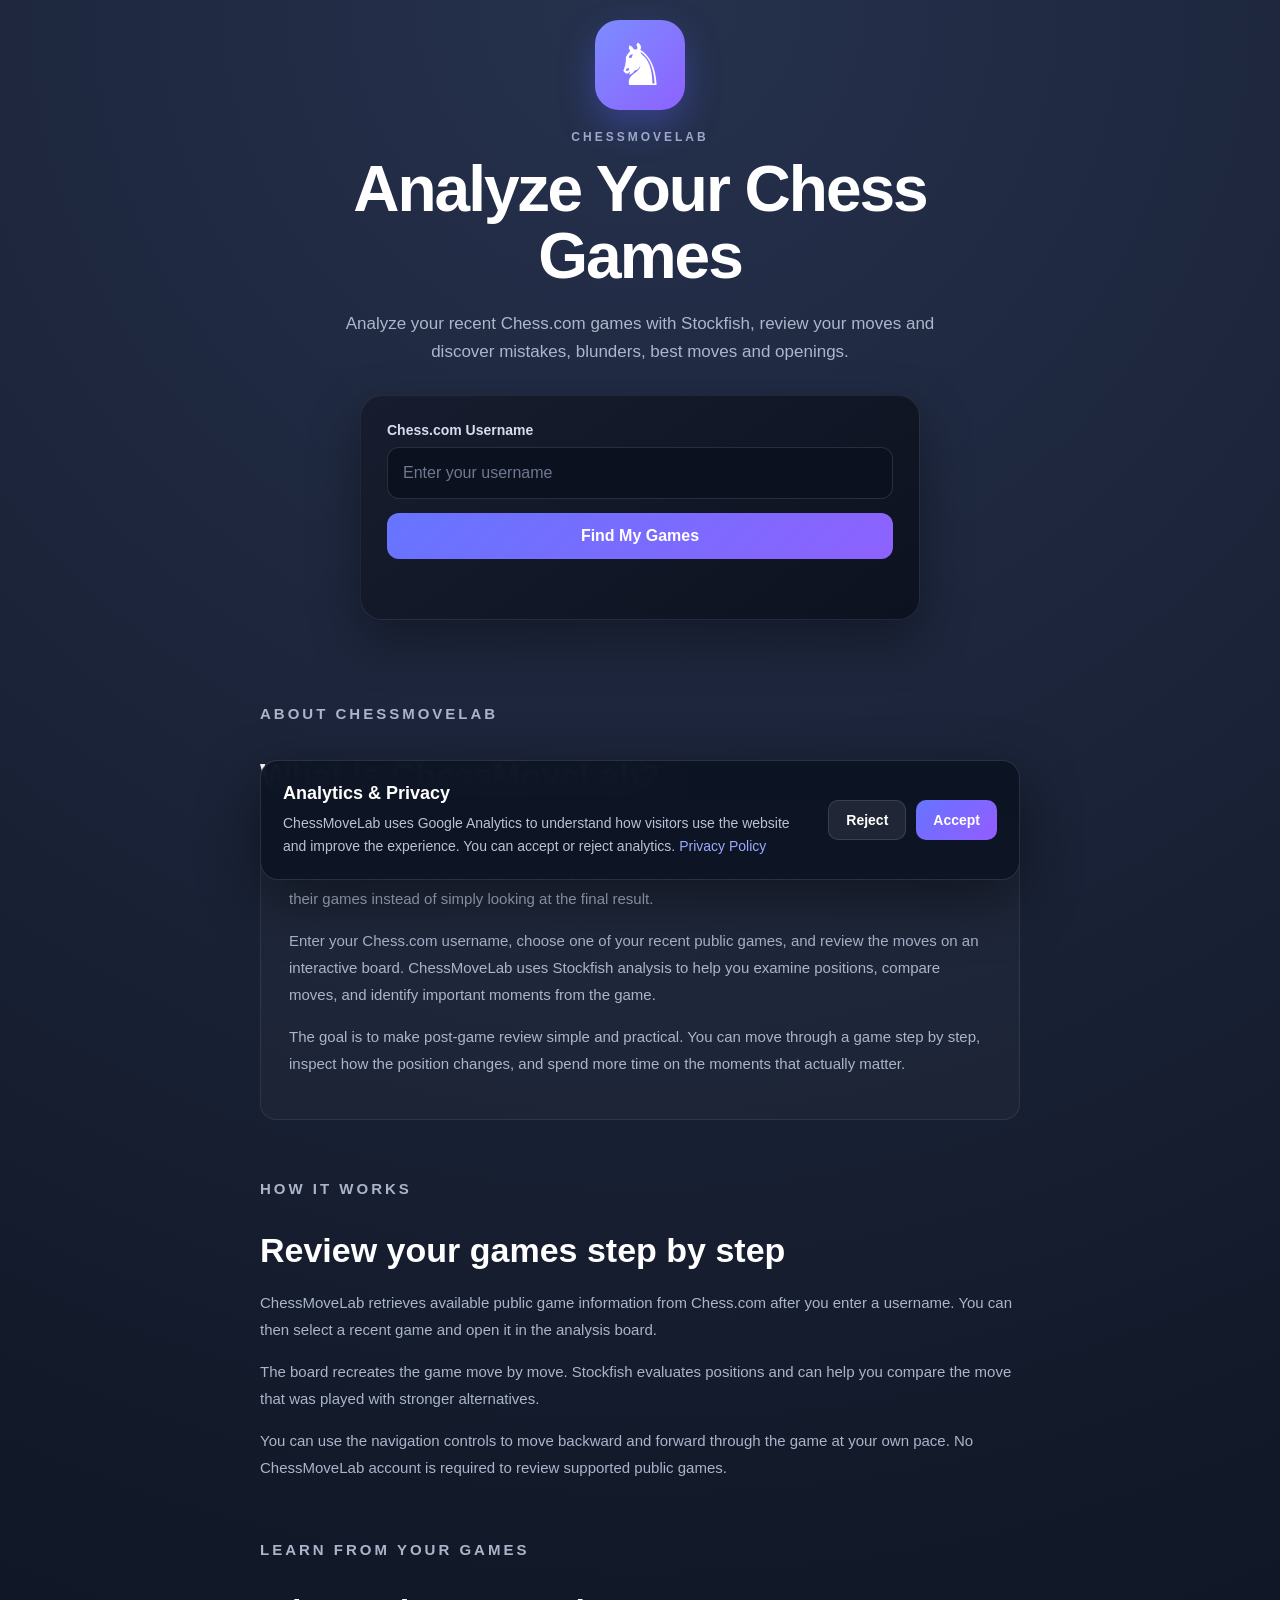
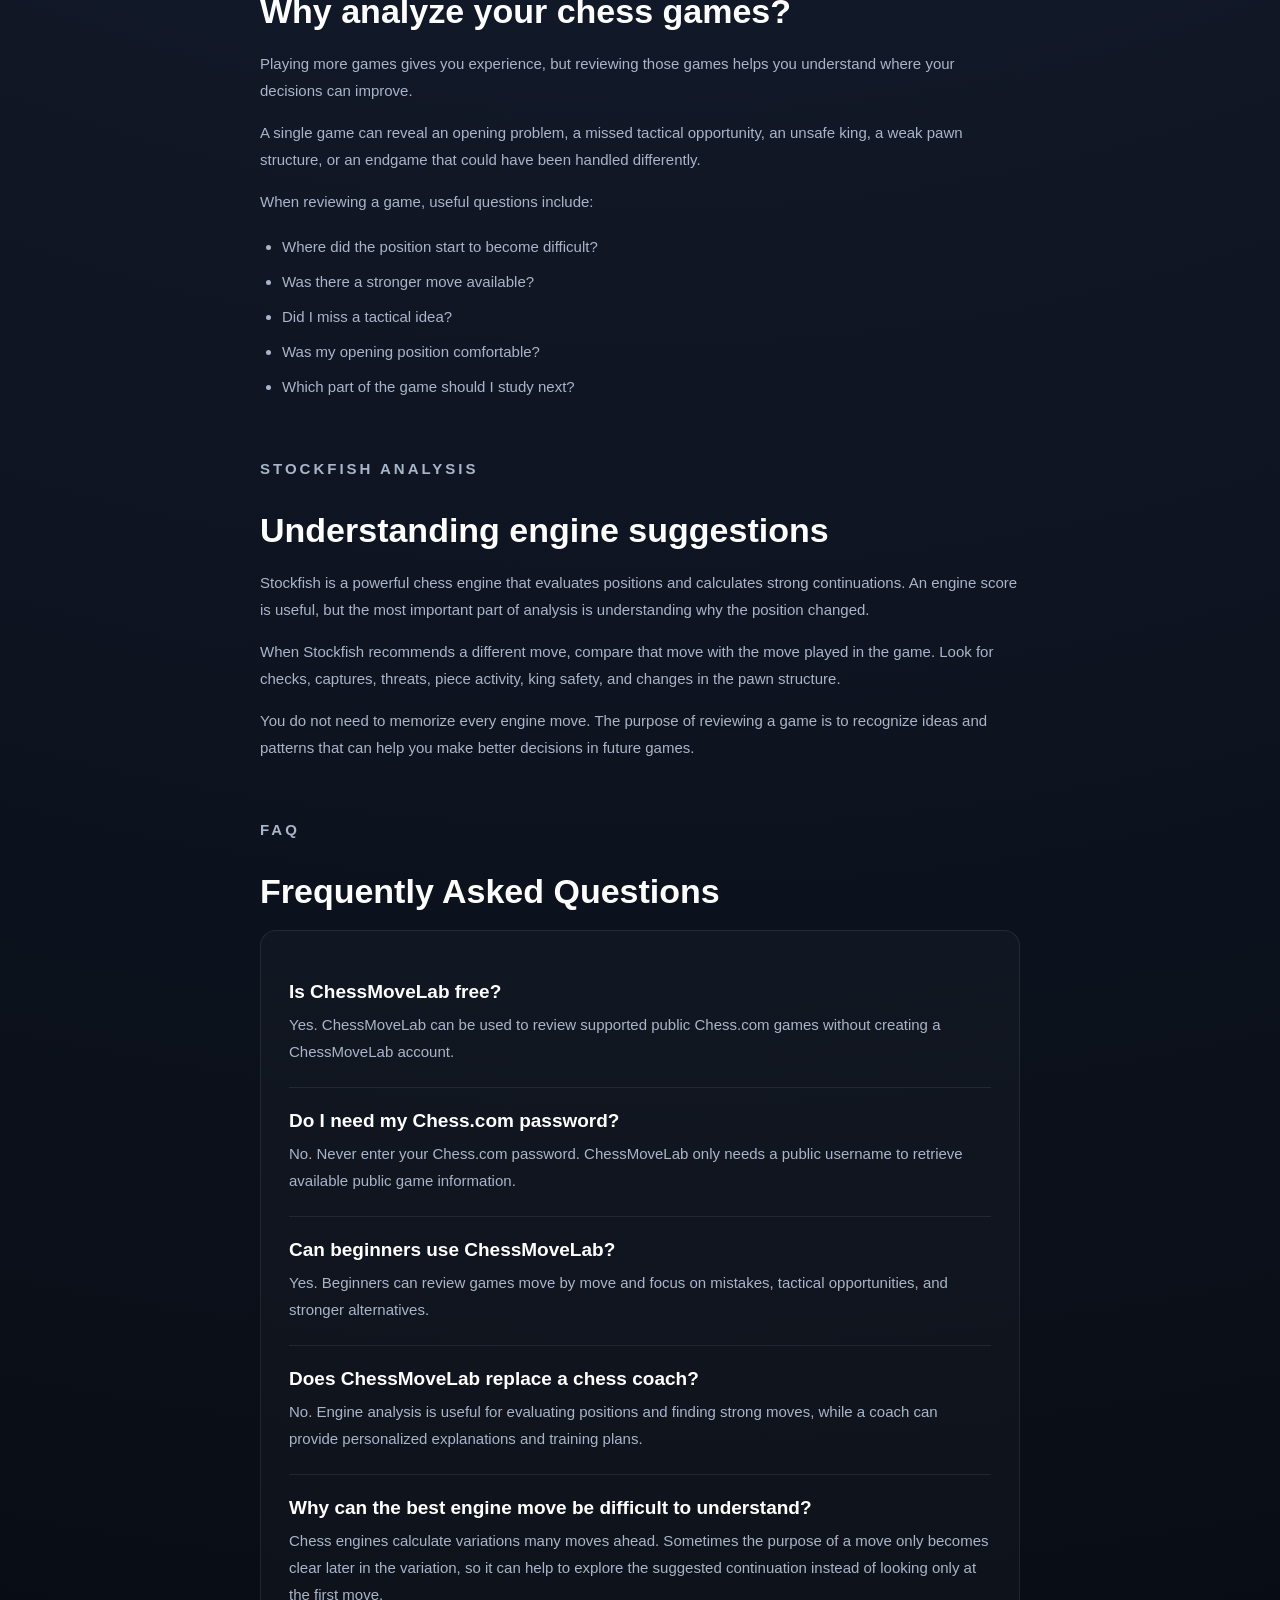
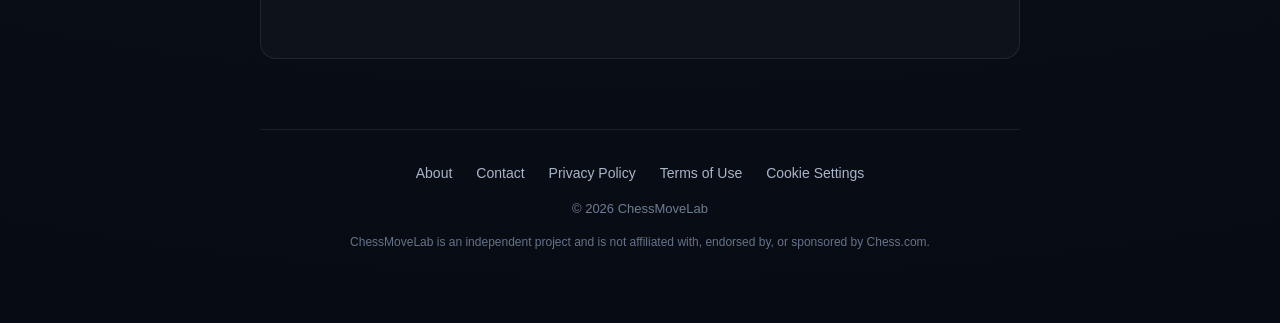
<file: index.html>
<!DOCTYPE html>
<html lang="en">

<head>
    <meta charset="UTF-8">

    <meta
        name="viewport"
        content="width=device-width, initial-scale=1.0"
    >

    <!-- =========================
         PRIMARY SEO
    ========================== -->

    <title>Free Chess Game Analyzer | ChessMoveLab</title>

    <meta
        name="description"
        content="Analyze your Chess.com games for free with ChessMoveLab. Review moves, Stockfish evaluations, best moves, mistakes, blunders, openings, and game performance."
    >

    <meta
        name="robots"
        content="index, follow"
    >

    <meta
        name="googlebot"
        content="index, follow"
    >

    <meta
        name="application-name"
        content="ChessMoveLab"
    >

    <meta
        name="theme-color"
        content="#0d1424"
    >

    <link
        rel="canonical"
        href="https://chessmovelab.pages.dev/"
    >


    <!-- =========================
         GOOGLE ADSENSE VERIFICATION
    ========================== -->

    <meta
        name="google-adsense-account"
        content="ca-pub-6123135377455644"
    >


    <!-- =========================
         SOCIAL MEDIA PREVIEW
    ========================== -->

    <meta
        property="og:type"
        content="website"
    >

    <meta
        property="og:site_name"
        content="ChessMoveLab"
    >

    <meta
        property="og:title"
        content="Free Chess Game Analyzer | ChessMoveLab"
    >

    <meta
        property="og:description"
        content="Analyze your chess games with Stockfish. Find your best moves, mistakes, blunders, openings and estimated game performance."
    >

    <meta
        property="og:url"
        content="https://chessmovelab.pages.dev/"
    >


    <!-- =========================
         TWITTER / X
    ========================== -->

    <meta
        name="twitter:card"
        content="summary"
    >

    <meta
        name="twitter:title"
        content="Free Chess Game Analyzer | ChessMoveLab"
    >

    <meta
        name="twitter:description"
        content="Analyze your chess games with Stockfish and discover your best moves, mistakes, blunders and game performance."
    >


    <!-- =========================
         FAVICON
    ========================== -->

    <link
        rel="icon"
        href="data:image/svg+xml,<svg xmlns=%22http://www.w3.org/2000/svg%22 viewBox=%220 0 100 100%22><text y=%22.9em%22 font-size=%2290%22>♞</text></svg>"
    >


    <!-- =========================
         STRUCTURED DATA
    ========================== -->

    <script type="application/ld+json">
    {
        "@context": "https://schema.org",
        "@type": "WebApplication",
        "name": "ChessMoveLab",
        "url": "https://chessmovelab.pages.dev/",
        "applicationCategory": "GameApplication",
        "operatingSystem": "Web",
        "description": "Free chess game analyzer powered by Stockfish evaluations. Review moves, openings, mistakes, blunders and game performance.",
        "offers": {
            "@type": "Offer",
            "price": "0",
            "priceCurrency": "USD"
        }
    }
    </script>


    <!-- =========================
         STYLES
    ========================== -->

    <link
        rel="stylesheet"
        href="style.css"
    >


    <!-- =========================
         JAVASCRIPT
    ========================== -->

    <script
        defer
        src="consent.js"
    ></script>

    <script
        defer
        src="script.js"
    ></script>


    <!-- =========================
         PAGE STYLES
    ========================== -->

    <style>

        .home-content {
            width: 100%;
            max-width: 920px;
            margin: 80px auto 0;
            text-align: left;
        }

        .info-section {
            margin-bottom: 55px;
        }

        .info-section h2 {
            margin-bottom: 18px;
            color: #ffffff;
            font-size: clamp(25px, 4vw, 34px);
            line-height: 1.2;
        }

        .info-section h3 {
            margin-top: 26px;
            margin-bottom: 10px;
            color: #ffffff;
            font-size: 19px;
        }

        .info-section p,
        .info-section li {
            color: #aab5ca;
            font-size: 15px;
            line-height: 1.8;
        }

        .info-section p {
            margin-bottom: 14px;
        }

        .info-section ul {
            padding-left: 22px;
            margin-top: 18px;
        }

        .info-section li {
            margin-bottom: 8px;
        }

        .info-card {
            padding: 28px;
            border: 1px solid rgba(255, 255, 255, 0.08);
            border-radius: 16px;
            background: rgba(255, 255, 255, 0.025);
        }

        .faq-item {
            padding: 22px 0;
            border-bottom: 1px solid rgba(255, 255, 255, 0.08);
        }

        .faq-item:last-child {
            border-bottom: 0;
        }

        .faq-item h3 {
            margin: 0 0 8px;
        }

        .faq-item p {
            margin: 0;
        }


        .site-footer {
            width: 100%;
            margin-top: 70px;
            padding: 35px 20px 40px;
            border-top: 1px solid rgba(255, 255, 255, 0.08);
            text-align: center;
        }

        .footer-links {
            display: flex;
            justify-content: center;
            align-items: center;
            flex-wrap: wrap;
            gap: 12px 24px;
            margin-bottom: 18px;
        }

        .footer-links a {
            color: #aab5ca;
            text-decoration: none;
            font-size: 14px;
            transition: color 0.2s ease;
        }

        .footer-links a:hover {
            color: #ffffff;
        }

        .cookie-settings-link {
            border: 0;
            padding: 0;
            background: none;
            color: #aab5ca;
            font: inherit;
            font-size: 14px;
            cursor: pointer;
        }

        .cookie-settings-link:hover {
            color: #ffffff;
        }

        .footer-copy {
            color: #6f7c94;
            font-size: 13px;
            line-height: 1.6;
        }

        .footer-disclaimer {
            color: #66738a;
            font-size: 12px;
            margin-top: 8px;
            line-height: 1.5;
        }


        @media (max-width: 700px) {

            .home-content {
                margin-top: 55px;
            }

            .info-card {
                padding: 22px 18px;
            }

        }

    </style>

</head>


<body>

    <main class="hero">

        <div
            class="logo-box"
            aria-hidden="true"
        >
            ♞
        </div>

        <p class="small-title">
            CHESSMOVELAB
        </p>

        <h1>
            Analyze Your Chess Games
        </h1>

        <p class="description">
            Analyze your recent Chess.com games with Stockfish,
            review your moves and discover mistakes, blunders,
            best moves and openings.
        </p>


        <div class="search-card">

            <label for="username">
                Chess.com Username
            </label>

            <input
                type="text"
                id="username"
                name="username"
                placeholder="Enter your username"
                autocomplete="off"
                autocapitalize="none"
                spellcheck="false"
                enterkeyhint="search"
                aria-describedby="message"
            >

            <button
                id="searchBtn"
                type="button"
            >
                Find My Games
            </button>

            <p
                id="message"
                aria-live="polite"
            ></p>

        </div>


        <section
            id="gamesSection"
            class="games-section"
            hidden
        >

            <div class="section-header">

                <div>

                    <p class="small-title">
                        RECENT GAMES
                    </p>

                    <h2>
                        Your Chess.com Games
                    </h2>

                </div>

                <p id="gamesCount"></p>

            </div>

            <div
                id="gamesList"
                class="games-list"
            ></div>

        </section>


        <!-- =========================
             ABOUT / CONTENT
        ========================== -->

        <section class="home-content">

            <section class="info-section">

                <p class="small-title">
                    ABOUT CHESSMOVELAB
                </p>

                <h2>
                    What is ChessMoveLab?
                </h2>

                <div class="info-card">

                    <p>
                        ChessMoveLab is a free chess game analysis tool for
                        players who want to understand what happened in their
                        games instead of simply looking at the final result.
                    </p>

                    <p>
                        Enter your Chess.com username, choose one of your recent
                        public games, and review the moves on an interactive
                        board. ChessMoveLab uses Stockfish analysis to help you
                        examine positions, compare moves, and identify important
                        moments from the game.
                    </p>

                    <p>
                        The goal is to make post-game review simple and practical.
                        You can move through a game step by step, inspect how the
                        position changes, and spend more time on the moments that
                        actually matter.
                    </p>

                </div>

            </section>


            <section class="info-section">

                <p class="small-title">
                    HOW IT WORKS
                </p>

                <h2>
                    Review your games step by step
                </h2>

                <p>
                    ChessMoveLab retrieves available public game information from
                    Chess.com after you enter a username. You can then select a
                    recent game and open it in the analysis board.
                </p>

                <p>
                    The board recreates the game move by move. Stockfish evaluates
                    positions and can help you compare the move that was played
                    with stronger alternatives.
                </p>

                <p>
                    You can use the navigation controls to move backward and
                    forward through the game at your own pace. No ChessMoveLab
                    account is required to review supported public games.
                </p>

            </section>


            <section class="info-section">

                <p class="small-title">
                    LEARN FROM YOUR GAMES
                </p>

                <h2>
                    Why analyze your chess games?
                </h2>

                <p>
                    Playing more games gives you experience, but reviewing those
                    games helps you understand where your decisions can improve.
                </p>

                <p>
                    A single game can reveal an opening problem, a missed tactical
                    opportunity, an unsafe king, a weak pawn structure, or an
                    endgame that could have been handled differently.
                </p>

                <p>
                    When reviewing a game, useful questions include:
                </p>

                <ul>

                    <li>
                        Where did the position start to become difficult?
                    </li>

                    <li>
                        Was there a stronger move available?
                    </li>

                    <li>
                        Did I miss a tactical idea?
                    </li>

                    <li>
                        Was my opening position comfortable?
                    </li>

                    <li>
                        Which part of the game should I study next?
                    </li>

                </ul>

            </section>


            <section class="info-section">

                <p class="small-title">
                    STOCKFISH ANALYSIS
                </p>

                <h2>
                    Understanding engine suggestions
                </h2>

                <p>
                    Stockfish is a powerful chess engine that evaluates positions
                    and calculates strong continuations. An engine score is useful,
                    but the most important part of analysis is understanding why
                    the position changed.
                </p>

                <p>
                    When Stockfish recommends a different move, compare that move
                    with the move played in the game. Look for checks, captures,
                    threats, piece activity, king safety, and changes in the pawn
                    structure.
                </p>

                <p>
                    You do not need to memorize every engine move. The purpose of
                    reviewing a game is to recognize ideas and patterns that can
                    help you make better decisions in future games.
                </p>

            </section>


            <section class="info-section">

                <p class="small-title">
                    FAQ
                </p>

                <h2>
                    Frequently Asked Questions
                </h2>

                <div class="info-card">

                    <div class="faq-item">

                        <h3>
                            Is ChessMoveLab free?
                        </h3>

                        <p>
                            Yes. ChessMoveLab can be used to review supported
                            public Chess.com games without creating a ChessMoveLab
                            account.
                        </p>

                    </div>


                    <div class="faq-item">

                        <h3>
                            Do I need my Chess.com password?
                        </h3>

                        <p>
                            No. Never enter your Chess.com password. ChessMoveLab
                            only needs a public username to retrieve available
                            public game information.
                        </p>

                    </div>


                    <div class="faq-item">

                        <h3>
                            Can beginners use ChessMoveLab?
                        </h3>

                        <p>
                            Yes. Beginners can review games move by move and focus
                            on mistakes, tactical opportunities, and stronger
                            alternatives.
                        </p>

                    </div>


                    <div class="faq-item">

                        <h3>
                            Does ChessMoveLab replace a chess coach?
                        </h3>

                        <p>
                            No. Engine analysis is useful for evaluating positions
                            and finding strong moves, while a coach can provide
                            personalized explanations and training plans.
                        </p>

                    </div>


                    <div class="faq-item">

                        <h3>
                            Why can the best engine move be difficult to understand?
                        </h3>

                        <p>
                            Chess engines calculate variations many moves ahead.
                            Sometimes the purpose of a move only becomes clear
                            later in the variation, so it can help to explore the
                            suggested continuation instead of looking only at the
                            first move.
                        </p>

                    </div>

                </div>

            </section>

        </section>


        <!-- =========================
             FOOTER
        ========================== -->

        <footer class="site-footer">

            <nav
                class="footer-links"
                aria-label="Footer navigation"
            >

                <a href="about.html">
                    About
                </a>

                <a href="contact.html">
                    Contact
                </a>

                <a href="privacy.html">
                    Privacy Policy
                </a>

                <a href="terms.html">
                    Terms of Use
                </a>

                <button
                    class="cookie-settings-link"
                    type="button"
                    onclick="openCookieSettings()"
                >
                    Cookie Settings
                </button>

            </nav>

            <p class="footer-copy">
                © 2026 ChessMoveLab
            </p>

            <p class="footer-disclaimer">
                ChessMoveLab is an independent project and is not affiliated
                with, endorsed by, or sponsored by Chess.com.
            </p>

        </footer>

    </main>

</body>

</html>
</file>
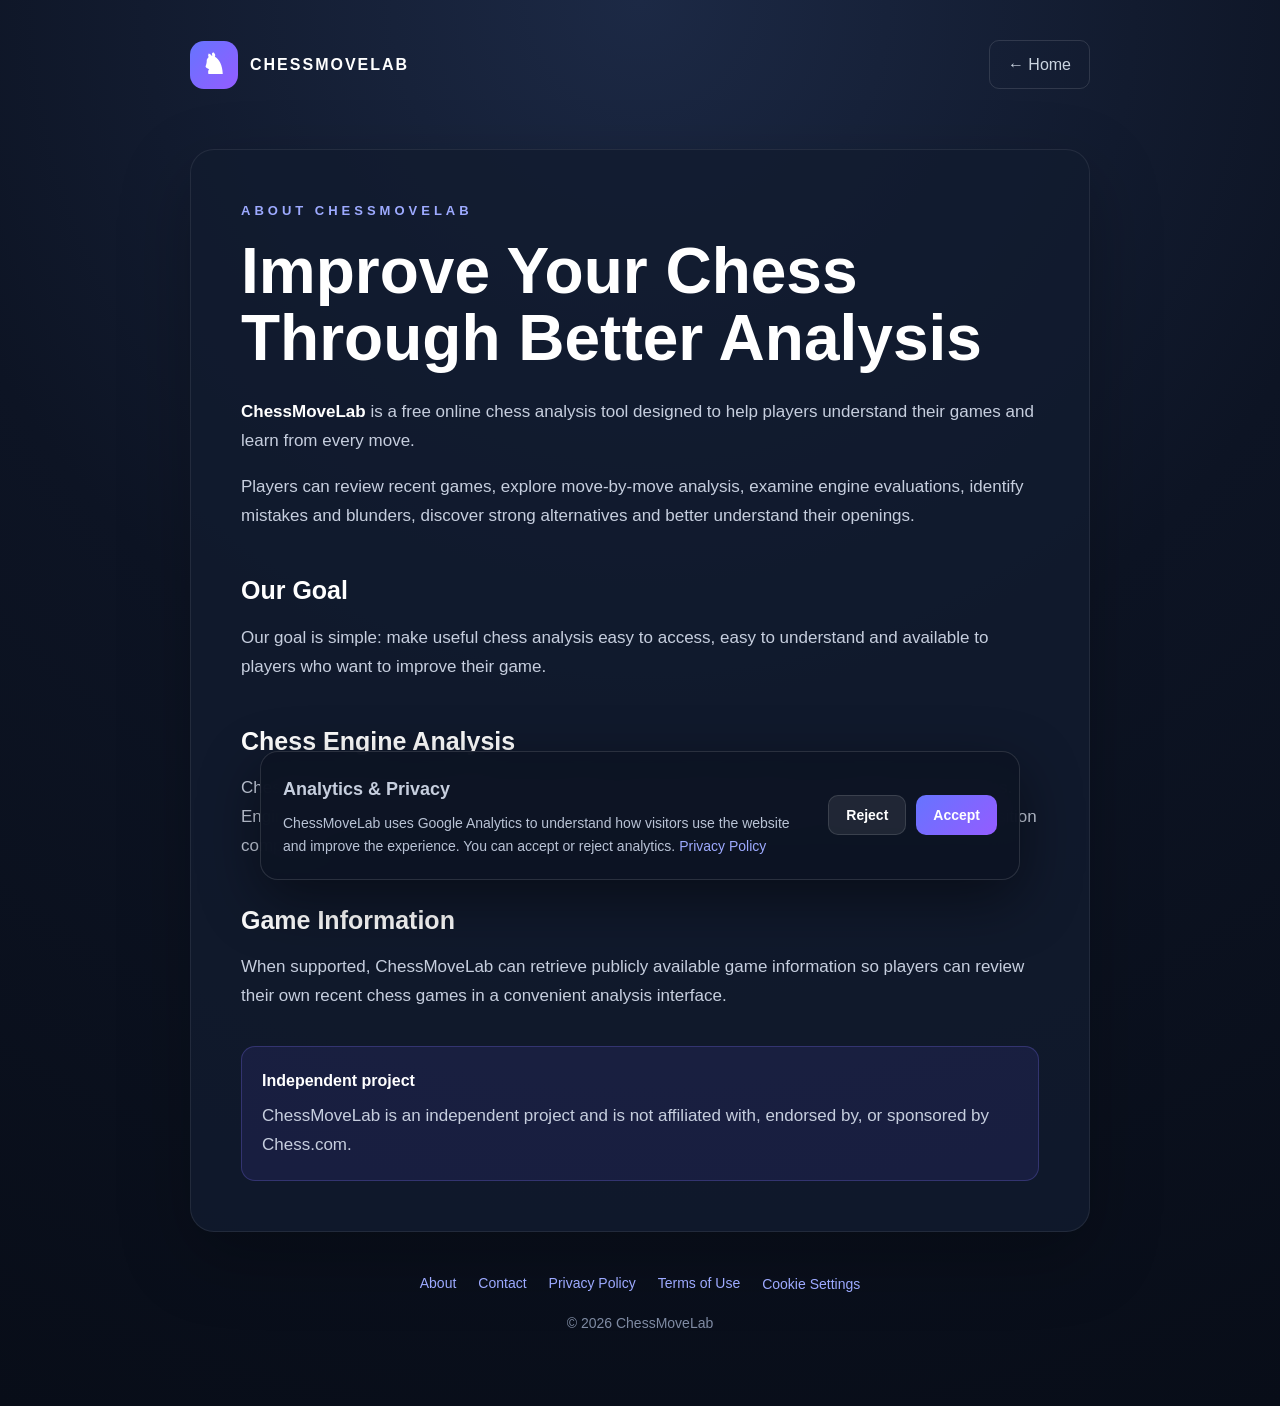
<file: about.html>
<!DOCTYPE html>
<html lang="en">

<head>
    <meta charset="UTF-8">

    <meta
        name="viewport"
        content="width=device-width, initial-scale=1.0"
    >

    <title>About ChessMoveLab | Free Chess Game Analyzer</title>

    <meta
        name="description"
        content="Learn about ChessMoveLab, a free online chess analysis tool that helps players review their games, mistakes, blunders, openings and engine evaluations."
    >

    <meta
        name="robots"
        content="index, follow"
    >

    <link
        rel="canonical"
        href="https://chessmovelab.pages.dev/about.html"
    >

    <style>
        * {
            box-sizing: border-box;
            margin: 0;
            padding: 0;
        }

        body {
            font-family: Arial, Helvetica, sans-serif;
            background:
                radial-gradient(
                    circle at top,
                    #1c2945 0%,
                    #0d1424 48%,
                    #080d18 100%
                );
            color: #ffffff;
            min-height: 100vh;
            line-height: 1.7;
        }

        .container {
            width: min(900px, 92%);
            margin: auto;
            padding: 40px 0 70px;
        }

        .topbar {
            display: flex;
            justify-content: space-between;
            align-items: center;
            margin-bottom: 60px;
        }

        .brand {
            display: flex;
            align-items: center;
            gap: 12px;
            text-decoration: none;
            color: white;
            font-weight: 800;
            letter-spacing: 2px;
        }

        .logo {
            width: 48px;
            height: 48px;
            display: grid;
            place-items: center;
            border-radius: 14px;
            font-size: 28px;
            background:
                linear-gradient(
                    135deg,
                    #6674ff,
                    #945cff
                );
        }

        .home-link {
            text-decoration: none;
            color: #cbd5e1;
            border:
                1px solid
                rgba(
                    255,
                    255,
                    255,
                    0.12
                );
            padding: 10px 18px;
            border-radius: 10px;
            transition: 0.2s;
        }

        .home-link:hover {
            color: white;
            background:
                rgba(
                    255,
                    255,
                    255,
                    0.06
                );
        }

        .card {
            background:
                rgba(
                    18,
                    27,
                    47,
                    0.82
                );
            border:
                1px solid
                rgba(
                    255,
                    255,
                    255,
                    0.08
                );
            border-radius: 24px;
            padding: 50px;
            box-shadow:
                0 25px 70px
                rgba(
                    0,
                    0,
                    0,
                    0.25
                );
        }

        .small-title {
            color: #9daaff;
            font-size: 13px;
            font-weight: 800;
            letter-spacing: 4px;
            margin-bottom: 16px;
        }

        h1 {
            font-size:
                clamp(
                    38px,
                    6vw,
                    64px
                );
            line-height: 1.05;
            margin-bottom: 25px;
        }

        h2 {
            font-size: 25px;
            margin-top: 38px;
            margin-bottom: 12px;
        }

        p {
            color: #c6cede;
            font-size: 17px;
            margin-bottom: 18px;
        }

        strong {
            color: white;
        }

        .note {
            margin-top: 35px;
            padding: 20px;
            border-radius: 14px;
            background:
                rgba(
                    113,
                    92,
                    255,
                    0.10
                );
            border:
                1px solid
                rgba(
                    133,
                    115,
                    255,
                    0.25
                );
        }


        /* =========================
           FOOTER
        ========================== */

        footer {
            text-align: center;
            margin-top: 40px;
            color: #7f8ba3;
            font-size: 14px;
        }

        footer p {
            margin-bottom: 0;
            color: #7f8ba3;
            font-size: 14px;
        }

        .footer-links {
            display: flex;
            justify-content: center;
            align-items: center;
            flex-wrap: wrap;
            gap: 12px 22px;
            margin-bottom: 16px;
        }

        .footer-links a {
            color: #9daaff;
            text-decoration: none;
            font-size: 14px;
            transition: color 0.2s ease;
        }

        .footer-links a:hover {
            color: #ffffff;
        }

        .cookie-settings {
            border: 0;
            padding: 0;
            background: none;
            color: #9daaff;
            cursor: pointer;
            font-family: inherit;
            font-size: 14px;
        }

        .cookie-settings:hover {
            color: #ffffff;
            text-decoration: underline;
        }


        @media (max-width: 650px) {

            .container {
                padding-top: 22px;
            }

            .topbar {
                margin-bottom: 30px;
            }

            .brand span:last-child {
                font-size: 13px;
            }

            .card {
                padding: 28px 22px;
            }

            .home-link {
                padding: 8px 12px;
                font-size: 14px;
            }

            .footer-links {
                gap: 10px 16px;
            }
        }
    </style>
</head>


<body>

    <div class="container">

        <header class="topbar">

            <a
                class="brand"
                href="index.html"
            >
                <span class="logo">♞</span>

                <span>
                    CHESSMOVELAB
                </span>
            </a>


            <a
                class="home-link"
                href="index.html"
            >
                ← Home
            </a>

        </header>


        <main class="card">

            <p class="small-title">
                ABOUT CHESSMOVELAB
            </p>

            <h1>
                Improve Your Chess Through Better Analysis
            </h1>

            <p>
                <strong>ChessMoveLab</strong> is a free online chess analysis
                tool designed to help players understand their games and learn
                from every move.
            </p>

            <p>
                Players can review recent games, explore move-by-move analysis,
                examine engine evaluations, identify mistakes and blunders,
                discover strong alternatives and better understand their openings.
            </p>


            <h2>
                Our Goal
            </h2>

            <p>
                Our goal is simple: make useful chess analysis easy to access,
                easy to understand and available to players who want to improve
                their game.
            </p>


            <h2>
                Chess Engine Analysis
            </h2>

            <p>
                ChessMoveLab uses the Stockfish chess engine to help evaluate
                positions and suggest strong moves. Engine evaluations are intended
                as learning tools and may vary depending on analysis depth and
                position complexity.
            </p>


            <h2>
                Game Information
            </h2>

            <p>
                When supported, ChessMoveLab can retrieve publicly available game
                information so players can review their own recent chess games in
                a convenient analysis interface.
            </p>


            <div class="note">

                <strong>
                    Independent project
                </strong>

                <p
                    style="
                        margin-top: 8px;
                        margin-bottom: 0;
                    "
                >
                    ChessMoveLab is an independent project and is not affiliated
                    with, endorsed by, or sponsored by Chess.com.
                </p>

            </div>

        </main>


        <footer>

            <nav
                class="footer-links"
                aria-label="Footer navigation"
            >

                <a href="about.html">
                    About
                </a>

                <a href="contact.html">
                    Contact
                </a>

                <a href="privacy.html">
                    Privacy Policy
                </a>

                <a href="terms.html">
                    Terms of Use
                </a>

                <button
                    class="cookie-settings"
                    type="button"
                    onclick="openCookieSettings()"
                >
                    Cookie Settings
                </button>

            </nav>

            <p>
                © 2026 ChessMoveLab
            </p>

        </footer>

    </div>


    <!-- COOKIE / ANALYTICS CONSENT -->

    <script src="consent.js"></script>

</body>

</html>
</file>
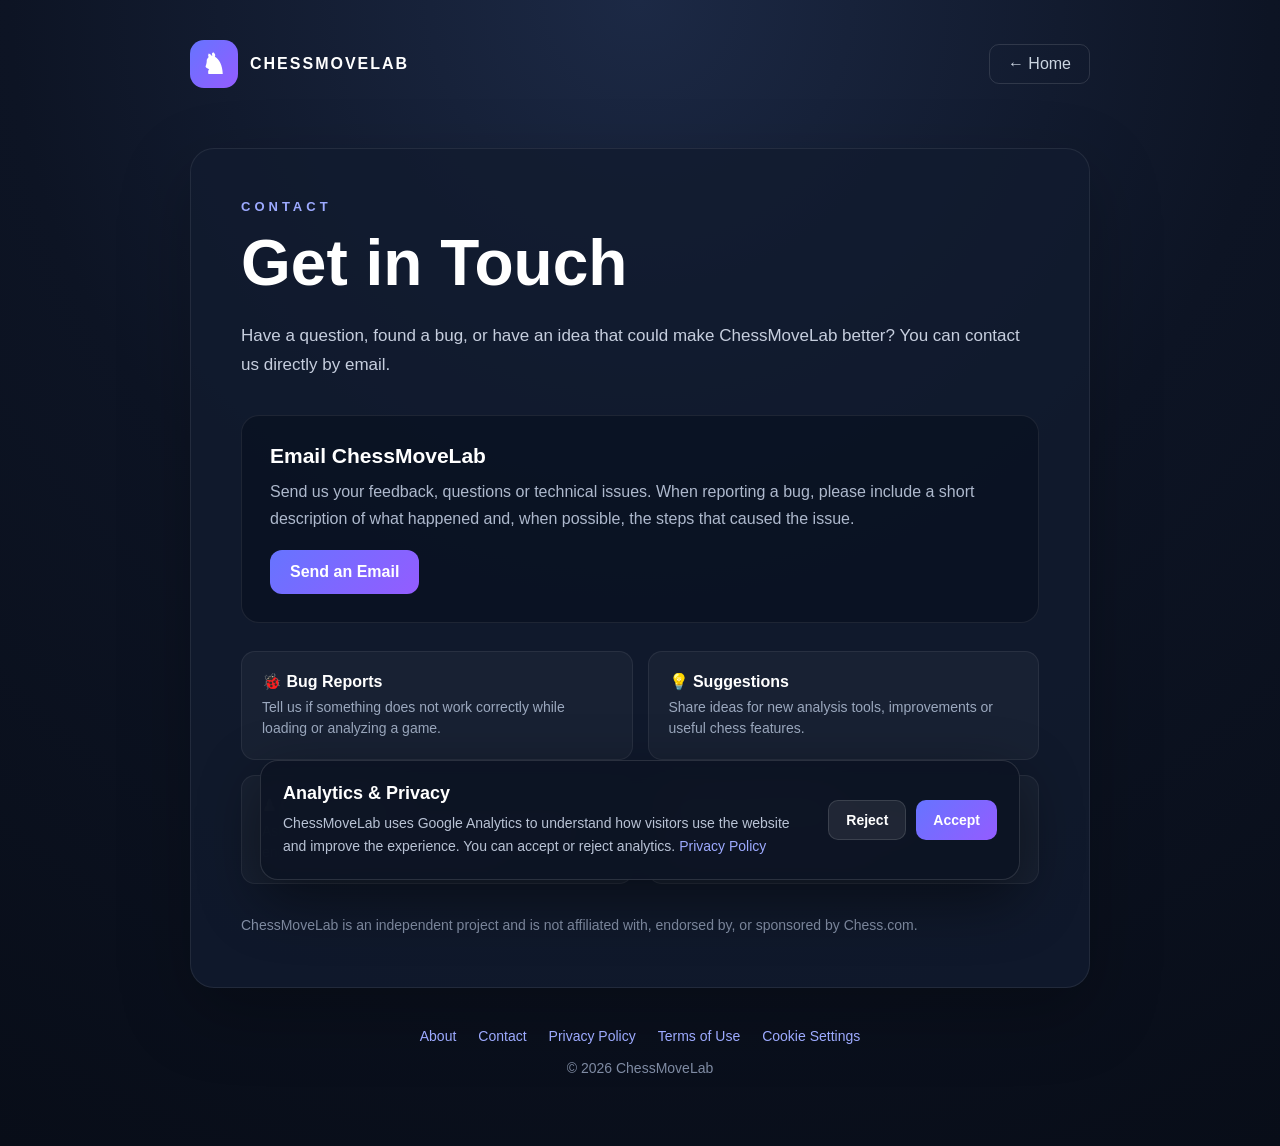
<file: contact.html>
<!DOCTYPE html>
<html lang="en">

<head>
    <meta charset="UTF-8">

    <meta
        name="viewport"
        content="width=device-width, initial-scale=1.0"
    >

    <title>Contact ChessMoveLab | Support & Feedback</title>

    <meta
        name="description"
        content="Contact ChessMoveLab for questions, feedback, bug reports or suggestions about the free chess game analyzer."
    >

    <meta
        name="robots"
        content="index, follow"
    >

    <link
        rel="canonical"
        href="https://chessmovelab.pages.dev/contact.html"
    >

    <style>

        * {
            box-sizing: border-box;
            margin: 0;
            padding: 0;
        }

        body {
            min-height: 100vh;

            font-family:
                Arial,
                Helvetica,
                sans-serif;

            background:
                radial-gradient(
                    circle at top,
                    #1c2945 0%,
                    #0d1424 48%,
                    #080d18 100%
                );

            color: #ffffff;
        }

        .container {
            width: min(900px, 92%);
            margin: auto;
            padding: 40px 0 70px;
        }

        .topbar {
            display: flex;
            justify-content: space-between;
            align-items: center;
            margin-bottom: 60px;
        }

        .brand {
            display: flex;
            align-items: center;
            gap: 12px;

            text-decoration: none;

            color: #ffffff;

            font-weight: 800;
            letter-spacing: 2px;
        }

        .logo {
            width: 48px;
            height: 48px;

            display: grid;
            place-items: center;

            border-radius: 14px;

            font-size: 28px;

            background:
                linear-gradient(
                    135deg,
                    #6674ff,
                    #945cff
                );
        }

        .home-link {
            text-decoration: none;

            color: #cbd5e1;

            border:
                1px solid
                rgba(
                    255,
                    255,
                    255,
                    0.12
                );

            padding: 10px 18px;

            border-radius: 10px;

            transition: 0.2s;
        }

        .home-link:hover {
            color: #ffffff;

            background:
                rgba(
                    255,
                    255,
                    255,
                    0.06
                );
        }

        .card {
            background:
                rgba(
                    18,
                    27,
                    47,
                    0.82
                );

            border:
                1px solid
                rgba(
                    255,
                    255,
                    255,
                    0.08
                );

            border-radius: 24px;

            padding: 50px;

            box-shadow:
                0 25px 70px
                rgba(
                    0,
                    0,
                    0,
                    0.25
                );
        }

        .small-title {
            color: #9daaff;

            font-size: 13px;

            font-weight: 800;

            letter-spacing: 4px;

            margin-bottom: 16px;
        }

        h1 {
            font-size:
                clamp(
                    38px,
                    6vw,
                    64px
                );

            line-height: 1.05;

            margin-bottom: 25px;
        }

        .intro {
            color: #c6cede;

            font-size: 17px;

            line-height: 1.7;

            margin-bottom: 35px;
        }

        .contact-box {
            padding: 28px;

            border-radius: 18px;

            background:
                rgba(
                    9,
                    16,
                    31,
                    0.65
                );

            border:
                1px solid
                rgba(
                    255,
                    255,
                    255,
                    0.08
                );

            margin-bottom: 22px;
        }

        .contact-box h2 {
            margin-bottom: 10px;
            font-size: 21px;
        }

        .contact-box p {
            color: #aeb9cd;

            line-height: 1.7;

            margin-bottom: 18px;
        }

        .email-button {
            display: inline-block;

            text-decoration: none;

            color: #ffffff;

            font-weight: 700;

            padding: 13px 20px;

            border-radius: 12px;

            background:
                linear-gradient(
                    135deg,
                    #6674ff,
                    #945cff
                );

            transition:
                transform 0.2s ease,
                box-shadow 0.2s ease;
        }

        .email-button:hover {
            transform:
                translateY(-2px);

            box-shadow:
                0 8px 22px
                rgba(
                    102,
                    116,
                    255,
                    0.25
                );
        }

        .topics {
            display: grid;

            grid-template-columns:
                repeat(
                    2,
                    1fr
                );

            gap: 15px;

            margin-top: 28px;
        }

        .topic {
            background:
                rgba(
                    255,
                    255,
                    255,
                    0.035
                );

            border:
                1px solid
                rgba(
                    255,
                    255,
                    255,
                    0.07
                );

            border-radius: 14px;

            padding: 20px;
        }

        .topic strong {
            display: block;
            margin-bottom: 6px;
        }

        .topic span {
            color: #9ba8be;

            font-size: 14px;

            line-height: 1.5;
        }

        .note {
            margin-top: 30px;

            color: #8591a8;

            font-size: 14px;

            line-height: 1.6;
        }


        /* =========================
           FOOTER
        ========================== */

        footer {
            text-align: center;

            margin-top: 40px;

            color: #7f8ba3;

            font-size: 14px;
        }

        footer p {
            margin-bottom: 0;

            color: #7f8ba3;

            font-size: 14px;
        }

        .footer-links {
            display: flex;

            justify-content: center;

            align-items: center;

            flex-wrap: wrap;

            gap: 12px 22px;

            margin-bottom: 16px;
        }

        .footer-links a {
            color: #9daaff;

            text-decoration: none;

            font-size: 14px;

            transition:
                color 0.2s ease;
        }

        .footer-links a:hover {
            color: #ffffff;
        }

        .cookie-settings {
            border: 0;

            padding: 0;

            background: none;

            color: #9daaff;

            cursor: pointer;

            font-family: inherit;

            font-size: 14px;
        }

        .cookie-settings:hover {
            color: #ffffff;

            text-decoration: underline;
        }


        @media (max-width: 650px) {

            .container {
                padding-top: 22px;
            }

            .topbar {
                margin-bottom: 30px;
            }

            .brand span:last-child {
                font-size: 13px;
            }

            .home-link {
                padding: 8px 12px;

                font-size: 14px;
            }

            .card {
                padding: 28px 22px;
            }

            .topics {
                grid-template-columns: 1fr;
            }

            .footer-links {
                gap: 10px 16px;
            }

        }

    </style>

</head>


<body>

    <div class="container">

        <header class="topbar">

            <a
                class="brand"
                href="index.html"
            >

                <span class="logo">
                    ♞
                </span>

                <span>
                    CHESSMOVELAB
                </span>

            </a>


            <a
                class="home-link"
                href="index.html"
            >
                ← Home
            </a>

        </header>


        <main class="card">

            <p class="small-title">
                CONTACT
            </p>


            <h1>
                Get in Touch
            </h1>


            <p class="intro">
                Have a question, found a bug, or have an idea that could
                make ChessMoveLab better? You can contact us directly by email.
            </p>


            <section class="contact-box">

                <h2>
                    Email ChessMoveLab
                </h2>

                <p>
                    Send us your feedback, questions or technical issues.
                    When reporting a bug, please include a short description
                    of what happened and, when possible, the steps that caused
                    the issue.
                </p>

                <a
                    class="email-button"
                    href="mailto:chokrimohammed2005@gmail.com?subject=ChessMoveLab%20Contact"
                >
                    Send an Email
                </a>

            </section>


            <div class="topics">

                <div class="topic">

                    <strong>
                        🐞 Bug Reports
                    </strong>

                    <span>
                        Tell us if something does not work correctly
                        while loading or analyzing a game.
                    </span>

                </div>


                <div class="topic">

                    <strong>
                        💡 Suggestions
                    </strong>

                    <span>
                        Share ideas for new analysis tools,
                        improvements or useful chess features.
                    </span>

                </div>


                <div class="topic">

                    <strong>
                        ♟ Chess Analysis
                    </strong>

                    <span>
                        Ask questions about how ChessMoveLab
                        displays engine evaluations and game analysis.
                    </span>

                </div>


                <div class="topic">

                    <strong>
                        🤝 General Questions
                    </strong>

                    <span>
                        Contact us for other questions related
                        to ChessMoveLab and the website.
                    </span>

                </div>

            </div>


            <p class="note">
                ChessMoveLab is an independent project and is not affiliated
                with, endorsed by, or sponsored by Chess.com.
            </p>

        </main>


        <footer>

            <nav
                class="footer-links"
                aria-label="Footer navigation"
            >

                <a href="about.html">
                    About
                </a>

                <a href="contact.html">
                    Contact
                </a>

                <a href="privacy.html">
                    Privacy Policy
                </a>

                <a href="terms.html">
                    Terms of Use
                </a>

                <button
                    class="cookie-settings"
                    type="button"
                    onclick="openCookieSettings()"
                >
                    Cookie Settings
                </button>

            </nav>


            <p>
                © 2026 ChessMoveLab
            </p>

        </footer>

    </div>


    <!-- COOKIE / ANALYTICS CONSENT -->

    <script src="consent.js"></script>

</body>

</html>
</file>
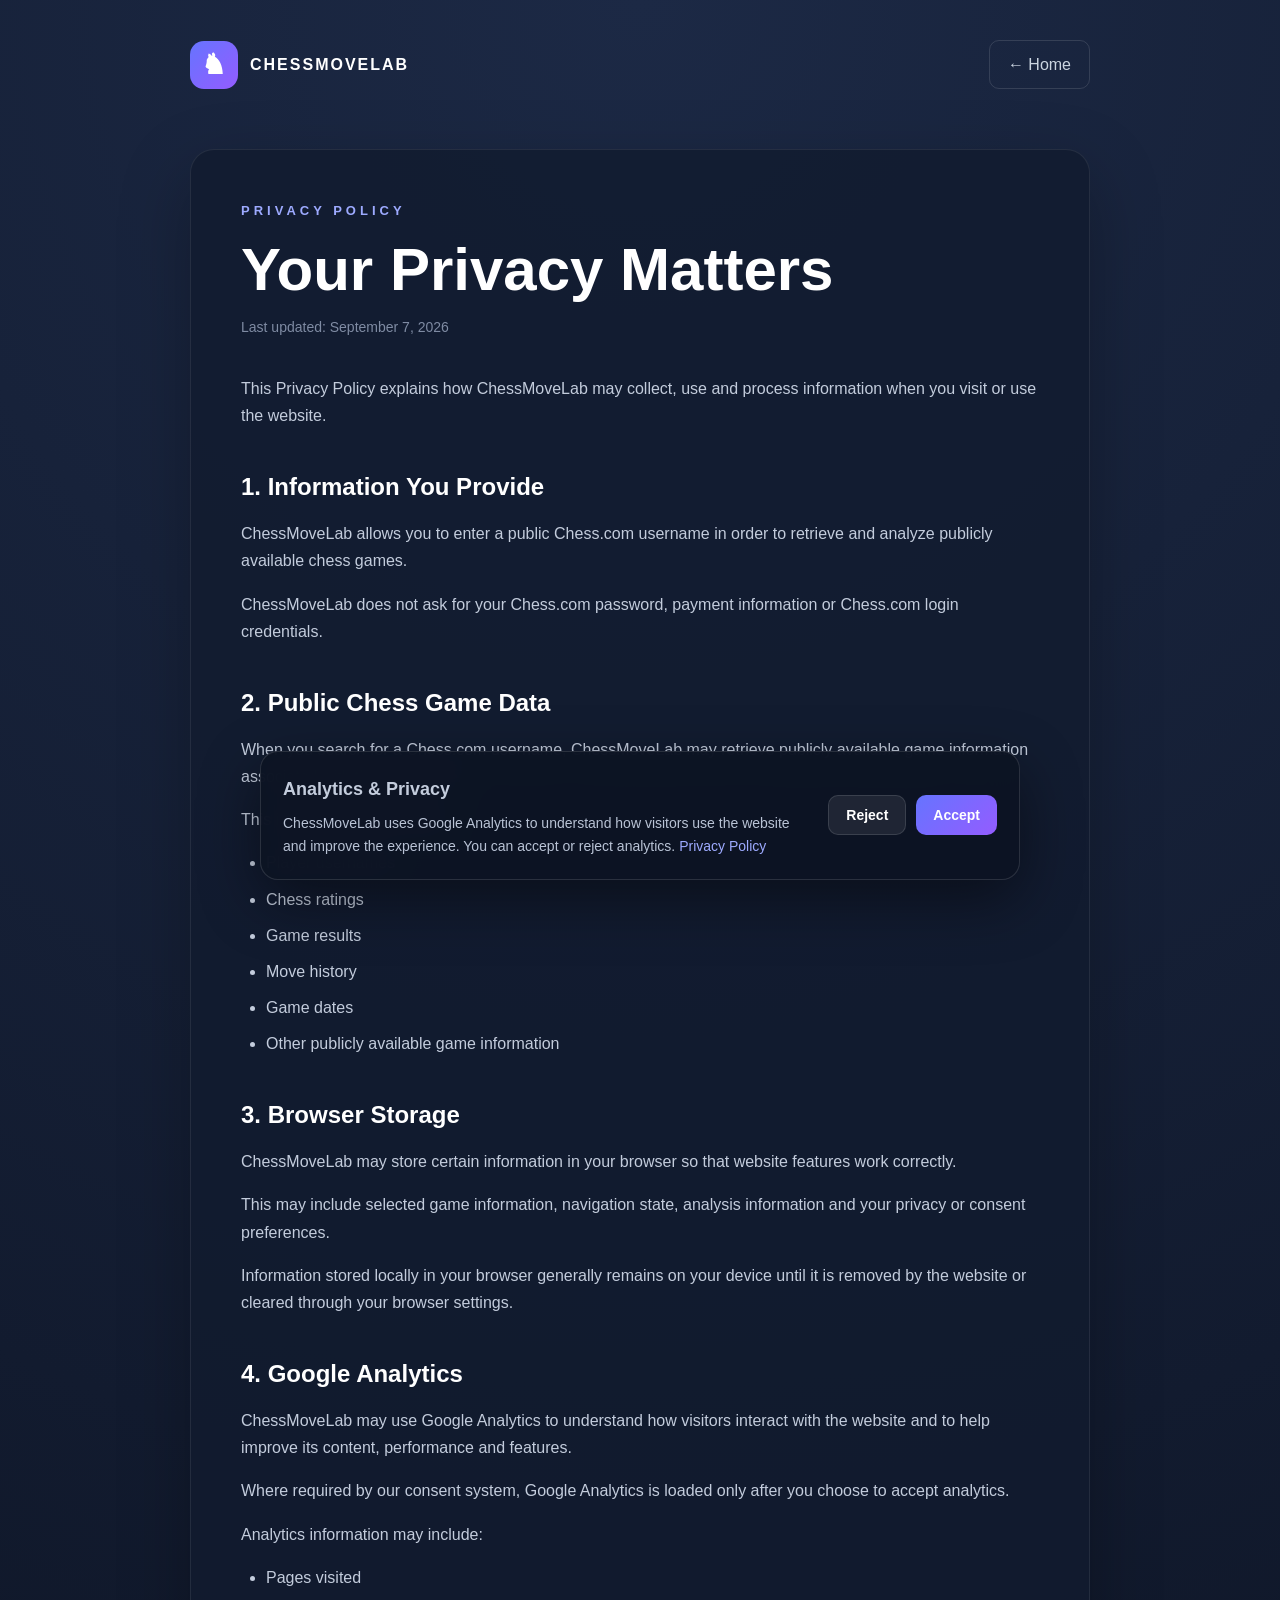
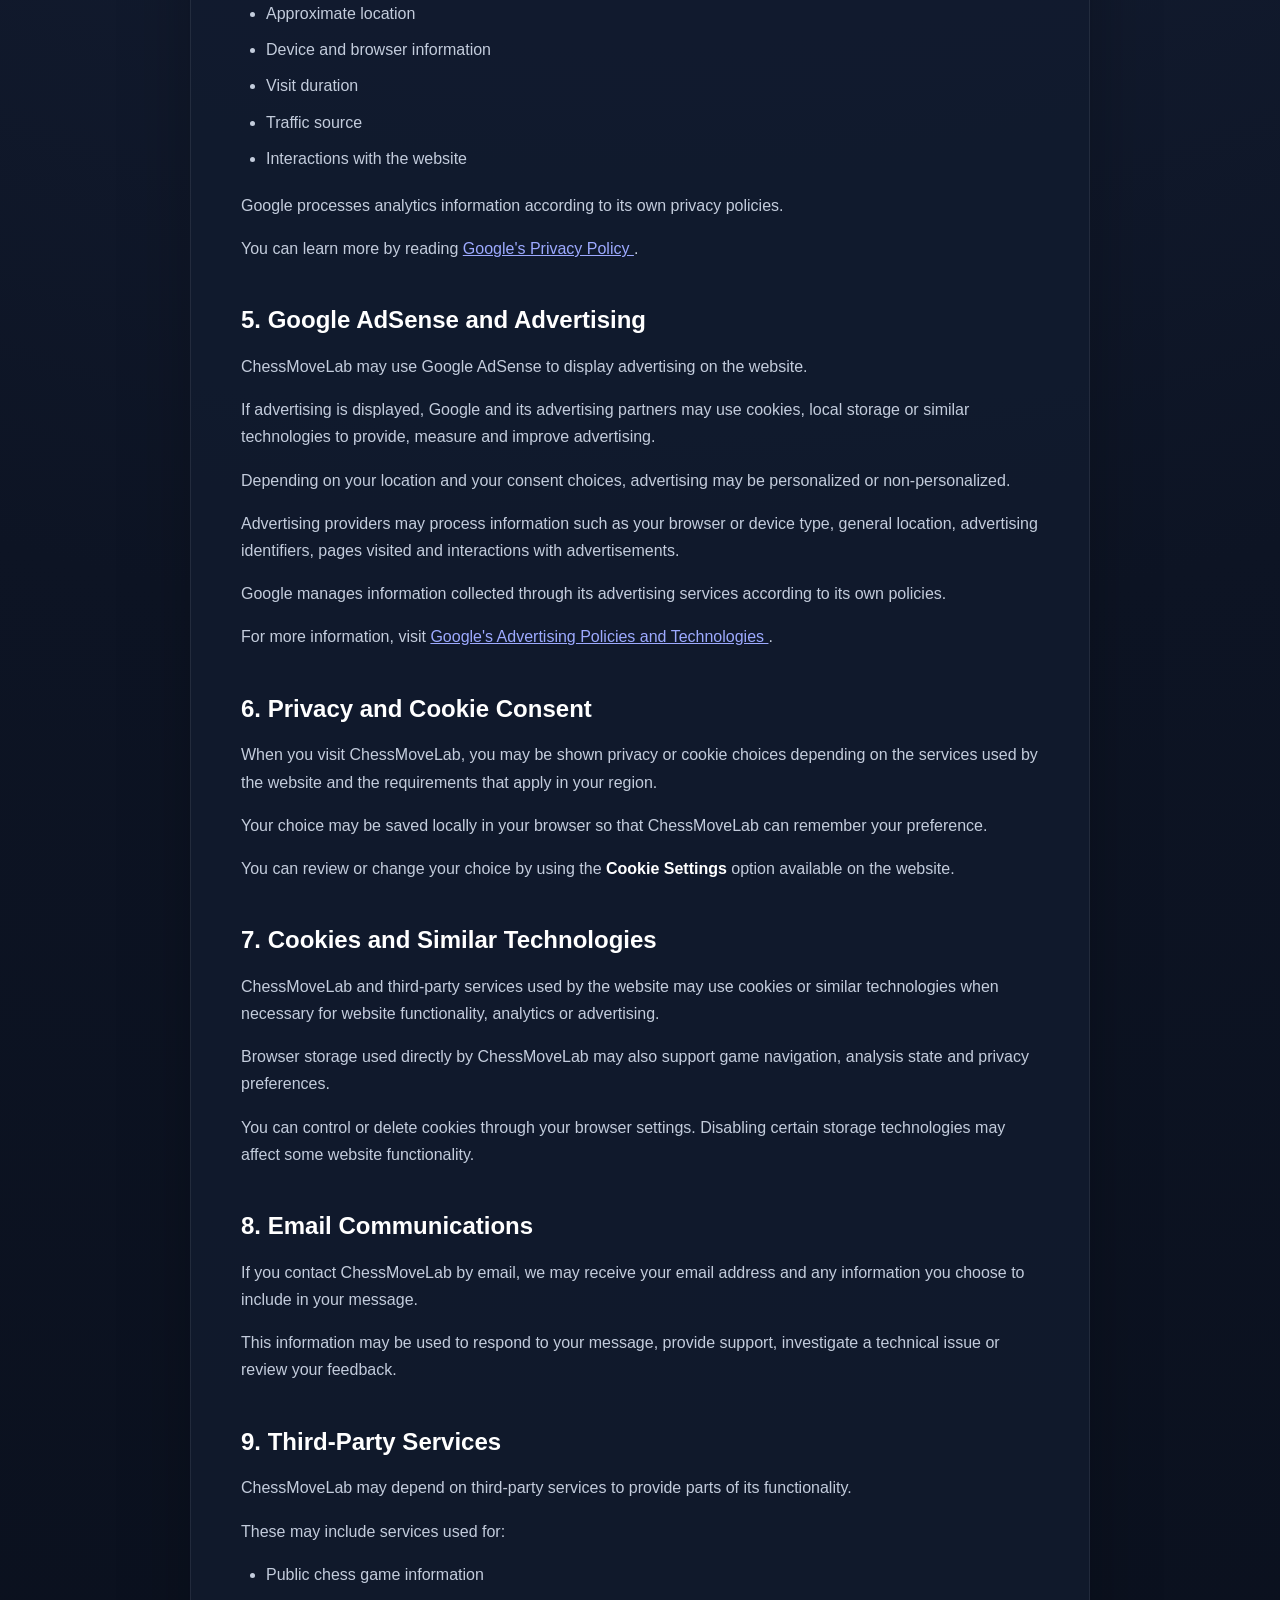
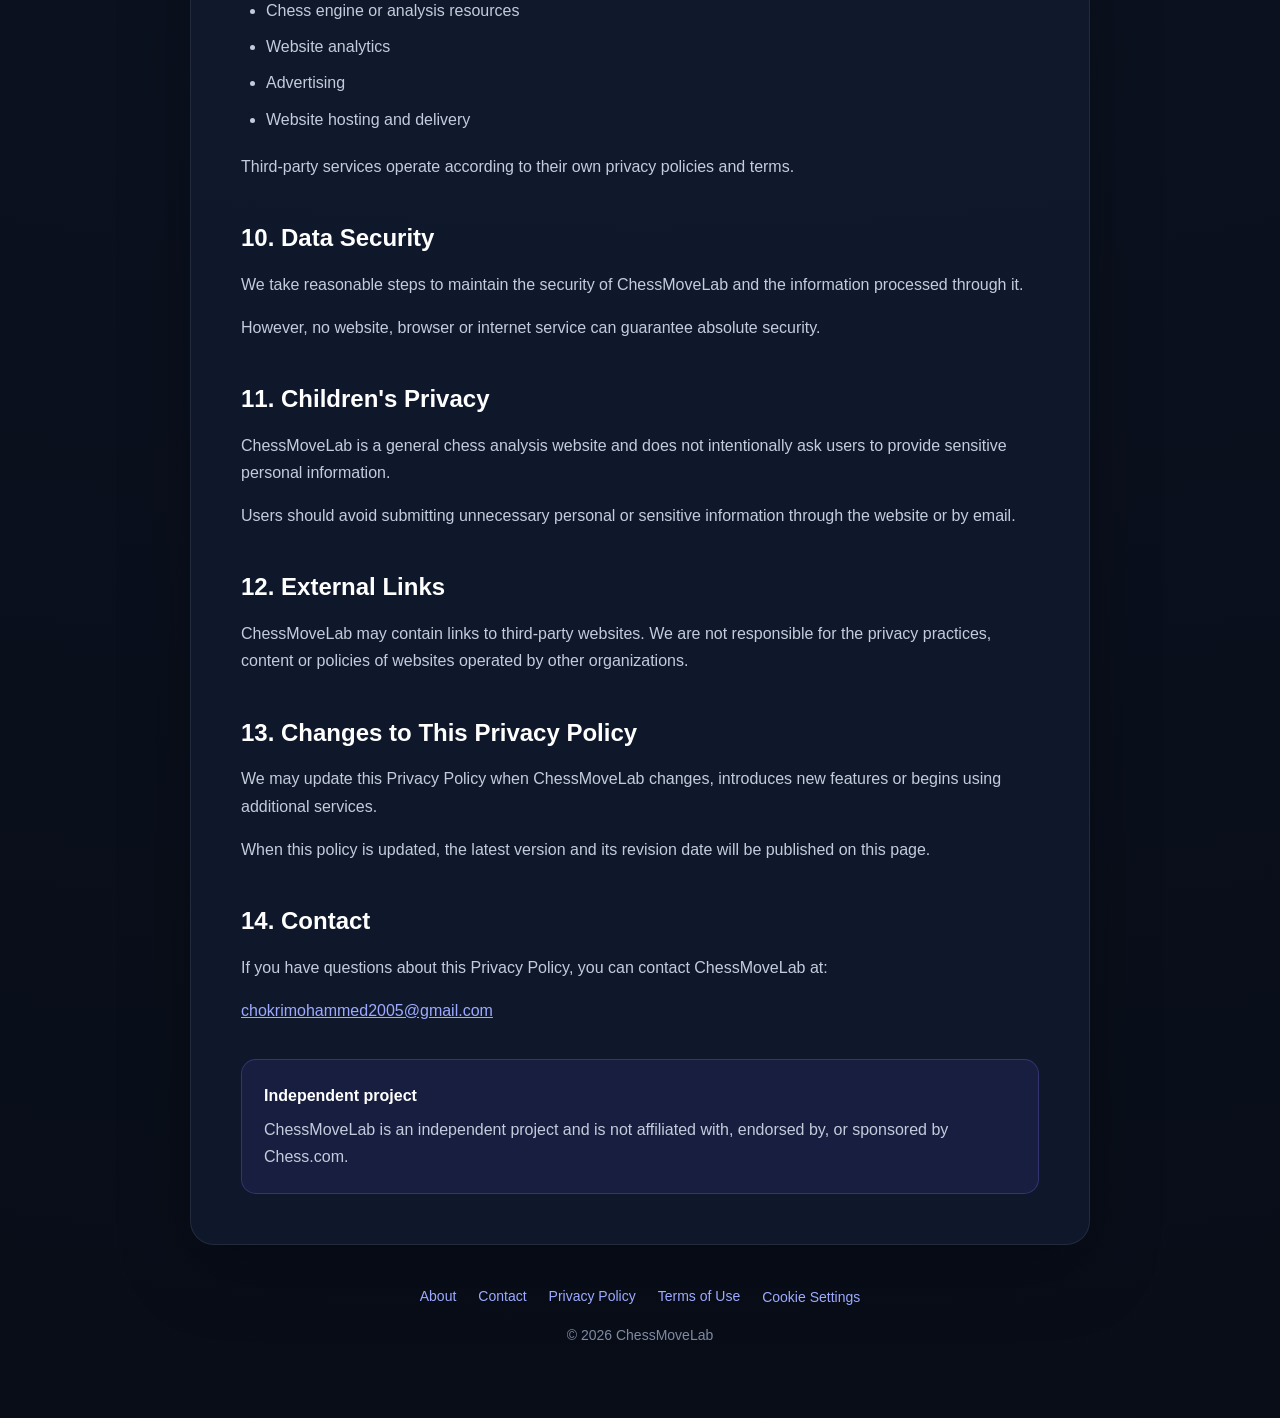
<file: privacy.html>
<!DOCTYPE html>
<html lang="en">

<head>
    <meta charset="UTF-8">

    <meta
        name="viewport"
        content="width=device-width, initial-scale=1.0"
    >

    <title>Privacy Policy | ChessMoveLab</title>

    <meta
        name="description"
        content="Read the ChessMoveLab Privacy Policy and learn how information, analytics, advertising, cookies and public chess game data may be processed when using the site."
    >

    <meta
        name="robots"
        content="index, follow"
    >

    <link
        rel="canonical"
        href="https://chessmovelab.pages.dev/privacy.html"
    >

    <style>

        * {
            box-sizing: border-box;
            margin: 0;
            padding: 0;
        }

        body {
            min-height: 100vh;

            font-family:
                Arial,
                Helvetica,
                sans-serif;

            background:
                radial-gradient(
                    circle at top,
                    #1c2945 0%,
                    #0d1424 48%,
                    #080d18 100%
                );

            color: #ffffff;

            line-height: 1.7;
        }

        .container {
            width: min(900px, 92%);
            margin: auto;
            padding: 40px 0 70px;
        }

        .topbar {
            display: flex;
            justify-content: space-between;
            align-items: center;
            margin-bottom: 60px;
        }

        .brand {
            display: flex;
            align-items: center;
            gap: 12px;

            color: #ffffff;

            text-decoration: none;

            font-weight: 800;

            letter-spacing: 2px;
        }

        .logo {
            width: 48px;
            height: 48px;

            display: grid;
            place-items: center;

            border-radius: 14px;

            font-size: 28px;

            background:
                linear-gradient(
                    135deg,
                    #6674ff,
                    #945cff
                );
        }

        .home-link {
            text-decoration: none;

            color: #cbd5e1;

            border:
                1px solid
                rgba(
                    255,
                    255,
                    255,
                    0.12
                );

            padding: 10px 18px;

            border-radius: 10px;

            transition: 0.2s;
        }

        .home-link:hover {
            color: #ffffff;

            background:
                rgba(
                    255,
                    255,
                    255,
                    0.06
                );
        }

        .card {
            background:
                rgba(
                    18,
                    27,
                    47,
                    0.82
                );

            border:
                1px solid
                rgba(
                    255,
                    255,
                    255,
                    0.08
                );

            border-radius: 24px;

            padding: 50px;

            box-shadow:
                0 25px 70px
                rgba(
                    0,
                    0,
                    0,
                    0.25
                );
        }

        .small-title {
            color: #9daaff;

            font-size: 13px;

            font-weight: 800;

            letter-spacing: 4px;

            margin-bottom: 16px;
        }

        h1 {
            font-size:
                clamp(
                    38px,
                    6vw,
                    60px
                );

            line-height: 1.05;

            margin-bottom: 15px;
        }

        .updated {
            color: #7f8ba3;

            font-size: 14px;

            margin-bottom: 35px;
        }

        h2 {
            margin-top: 38px;

            margin-bottom: 12px;

            font-size: 24px;
        }

        p {
            color: #c3ccdc;

            font-size: 16px;

            margin-bottom: 16px;
        }

        ul {
            margin: 10px 0 20px 25px;

            color: #c3ccdc;
        }

        li {
            margin-bottom: 9px;
        }

        a {
            color: #9daaff;
        }

        strong {
            color: #ffffff;
        }

        .notice {
            margin-top: 35px;

            padding: 22px;

            border-radius: 15px;

            background:
                rgba(
                    113,
                    92,
                    255,
                    0.10
                );

            border:
                1px solid
                rgba(
                    133,
                    115,
                    255,
                    0.25
                );
        }

        .notice p {
            margin: 7px 0 0;
        }


        /* =========================
           FOOTER
        ========================== */

        footer {
            text-align: center;

            margin-top: 40px;

            color: #7f8ba3;

            font-size: 14px;
        }

        footer p {
            color: #7f8ba3;

            font-size: 14px;

            margin-bottom: 0;
        }

        .footer-links {
            display: flex;

            justify-content: center;

            align-items: center;

            flex-wrap: wrap;

            gap: 12px 22px;

            margin-bottom: 16px;
        }

        .footer-links a {
            color: #9daaff;

            text-decoration: none;

            font-size: 14px;

            transition:
                color 0.2s ease;
        }

        .footer-links a:hover {
            color: #ffffff;
        }

        .cookie-settings {
            border: 0;

            padding: 0;

            background: none;

            color: #9daaff;

            cursor: pointer;

            font-family: inherit;

            font-size: 14px;
        }

        .cookie-settings:hover {
            color: #ffffff;

            text-decoration: underline;
        }


        @media (max-width: 650px) {

            .container {
                padding-top: 22px;
            }

            .topbar {
                margin-bottom: 30px;
            }

            .brand span:last-child {
                font-size: 13px;
            }

            .home-link {
                padding: 8px 12px;

                font-size: 14px;
            }

            .card {
                padding: 28px 22px;
            }

            .footer-links {
                gap: 10px 16px;
            }

        }

    </style>

</head>


<body>

    <div class="container">

        <header class="topbar">

            <a
                class="brand"
                href="index.html"
            >

                <span class="logo">
                    ♞
                </span>

                <span>
                    CHESSMOVELAB
                </span>

            </a>


            <a
                class="home-link"
                href="index.html"
            >
                ← Home
            </a>

        </header>


        <main class="card">

            <p class="small-title">
                PRIVACY POLICY
            </p>


            <h1>
                Your Privacy Matters
            </h1>


            <p class="updated">
                Last updated: September 7, 2026
            </p>


            <p>
                This Privacy Policy explains how ChessMoveLab may collect,
                use and process information when you visit or use the website.
            </p>


            <!-- =========================
                 INFORMATION PROVIDED
            ========================== -->

            <h2>
                1. Information You Provide
            </h2>

            <p>
                ChessMoveLab allows you to enter a public Chess.com username
                in order to retrieve and analyze publicly available chess games.
            </p>

            <p>
                ChessMoveLab does not ask for your Chess.com password,
                payment information or Chess.com login credentials.
            </p>


            <!-- =========================
                 PUBLIC GAME DATA
            ========================== -->

            <h2>
                2. Public Chess Game Data
            </h2>

            <p>
                When you search for a Chess.com username, ChessMoveLab may
                retrieve publicly available game information associated with
                that username.
            </p>

            <p>
                This information may include:
            </p>

            <ul>
                <li>Player usernames</li>
                <li>Chess ratings</li>
                <li>Game results</li>
                <li>Move history</li>
                <li>Game dates</li>
                <li>Other publicly available game information</li>
            </ul>


            <!-- =========================
                 BROWSER STORAGE
            ========================== -->

            <h2>
                3. Browser Storage
            </h2>

            <p>
                ChessMoveLab may store certain information in your browser
                so that website features work correctly.
            </p>

            <p>
                This may include selected game information, navigation state,
                analysis information and your privacy or consent preferences.
            </p>

            <p>
                Information stored locally in your browser generally remains
                on your device until it is removed by the website or cleared
                through your browser settings.
            </p>


            <!-- =========================
                 GOOGLE ANALYTICS
            ========================== -->

            <h2>
                4. Google Analytics
            </h2>

            <p>
                ChessMoveLab may use Google Analytics to understand how visitors
                interact with the website and to help improve its content,
                performance and features.
            </p>

            <p>
                Where required by our consent system, Google Analytics is loaded
                only after you choose to accept analytics.
            </p>

            <p>
                Analytics information may include:
            </p>

            <ul>
                <li>Pages visited</li>
                <li>Approximate location</li>
                <li>Device and browser information</li>
                <li>Visit duration</li>
                <li>Traffic source</li>
                <li>Interactions with the website</li>
            </ul>

            <p>
                Google processes analytics information according to its own
                privacy policies.
            </p>

            <p>
                You can learn more by reading
                <a
                    href="https://policies.google.com/privacy"
                    target="_blank"
                    rel="noopener noreferrer"
                >
                    Google's Privacy Policy
                </a>.
            </p>


            <!-- =========================
                 GOOGLE ADSENSE
            ========================== -->

            <h2>
                5. Google AdSense and Advertising
            </h2>

            <p>
                ChessMoveLab may use Google AdSense to display advertising
                on the website.
            </p>

            <p>
                If advertising is displayed, Google and its advertising partners
                may use cookies, local storage or similar technologies to provide,
                measure and improve advertising.
            </p>

            <p>
                Depending on your location and your consent choices, advertising
                may be personalized or non-personalized.
            </p>

            <p>
                Advertising providers may process information such as your
                browser or device type, general location, advertising identifiers,
                pages visited and interactions with advertisements.
            </p>

            <p>
                Google manages information collected through its advertising
                services according to its own policies.
            </p>

            <p>
                For more information, visit
                <a
                    href="https://policies.google.com/technologies/ads"
                    target="_blank"
                    rel="noopener noreferrer"
                >
                    Google's Advertising Policies and Technologies
                </a>.
            </p>


            <!-- =========================
                 CONSENT
            ========================== -->

            <h2>
                6. Privacy and Cookie Consent
            </h2>

            <p>
                When you visit ChessMoveLab, you may be shown privacy or cookie
                choices depending on the services used by the website and the
                requirements that apply in your region.
            </p>

            <p>
                Your choice may be saved locally in your browser so that
                ChessMoveLab can remember your preference.
            </p>

            <p>
                You can review or change your choice by using the
                <strong>Cookie Settings</strong> option available on the website.
            </p>


            <!-- =========================
                 COOKIES
            ========================== -->

            <h2>
                7. Cookies and Similar Technologies
            </h2>

            <p>
                ChessMoveLab and third-party services used by the website
                may use cookies or similar technologies when necessary
                for website functionality, analytics or advertising.
            </p>

            <p>
                Browser storage used directly by ChessMoveLab may also support
                game navigation, analysis state and privacy preferences.
            </p>

            <p>
                You can control or delete cookies through your browser settings.
                Disabling certain storage technologies may affect some website
                functionality.
            </p>


            <!-- =========================
                 EMAIL
            ========================== -->

            <h2>
                8. Email Communications
            </h2>

            <p>
                If you contact ChessMoveLab by email, we may receive your
                email address and any information you choose to include
                in your message.
            </p>

            <p>
                This information may be used to respond to your message,
                provide support, investigate a technical issue or review
                your feedback.
            </p>


            <!-- =========================
                 THIRD PARTIES
            ========================== -->

            <h2>
                9. Third-Party Services
            </h2>

            <p>
                ChessMoveLab may depend on third-party services to provide
                parts of its functionality.
            </p>

            <p>
                These may include services used for:
            </p>

            <ul>
                <li>Public chess game information</li>
                <li>Chess engine or analysis resources</li>
                <li>Website analytics</li>
                <li>Advertising</li>
                <li>Website hosting and delivery</li>
            </ul>

            <p>
                Third-party services operate according to their own
                privacy policies and terms.
            </p>


            <!-- =========================
                 DATA SECURITY
            ========================== -->

            <h2>
                10. Data Security
            </h2>

            <p>
                We take reasonable steps to maintain the security of
                ChessMoveLab and the information processed through it.
            </p>

            <p>
                However, no website, browser or internet service can
                guarantee absolute security.
            </p>


            <!-- =========================
                 CHILDREN
            ========================== -->

            <h2>
                11. Children's Privacy
            </h2>

            <p>
                ChessMoveLab is a general chess analysis website and does not
                intentionally ask users to provide sensitive personal information.
            </p>

            <p>
                Users should avoid submitting unnecessary personal or sensitive
                information through the website or by email.
            </p>


            <!-- =========================
                 LINKS
            ========================== -->

            <h2>
                12. External Links
            </h2>

            <p>
                ChessMoveLab may contain links to third-party websites.
                We are not responsible for the privacy practices, content
                or policies of websites operated by other organizations.
            </p>


            <!-- =========================
                 POLICY CHANGES
            ========================== -->

            <h2>
                13. Changes to This Privacy Policy
            </h2>

            <p>
                We may update this Privacy Policy when ChessMoveLab changes,
                introduces new features or begins using additional services.
            </p>

            <p>
                When this policy is updated, the latest version and its
                revision date will be published on this page.
            </p>


            <!-- =========================
                 CONTACT
            ========================== -->

            <h2>
                14. Contact
            </h2>

            <p>
                If you have questions about this Privacy Policy,
                you can contact ChessMoveLab at:
            </p>

            <p>
                <a
                    href="mailto:chokrimohammed2005@gmail.com"
                >
                    chokrimohammed2005@gmail.com
                </a>
            </p>


            <div class="notice">

                <strong>
                    Independent project
                </strong>

                <p>
                    ChessMoveLab is an independent project and is not affiliated
                    with, endorsed by, or sponsored by Chess.com.
                </p>

            </div>

        </main>


        <footer>

            <nav
                class="footer-links"
                aria-label="Footer navigation"
            >

                <a href="about.html">
                    About
                </a>

                <a href="contact.html">
                    Contact
                </a>

                <a href="privacy.html">
                    Privacy Policy
                </a>

                <a href="terms.html">
                    Terms of Use
                </a>

                <button
                    class="cookie-settings"
                    type="button"
                    onclick="openCookieSettings()"
                >
                    Cookie Settings
                </button>

            </nav>


            <p>
                © 2026 ChessMoveLab
            </p>

        </footer>

    </div>


    <!-- COOKIE / ANALYTICS CONSENT -->

    <script src="consent.js"></script>

</body>

</html>
</file>
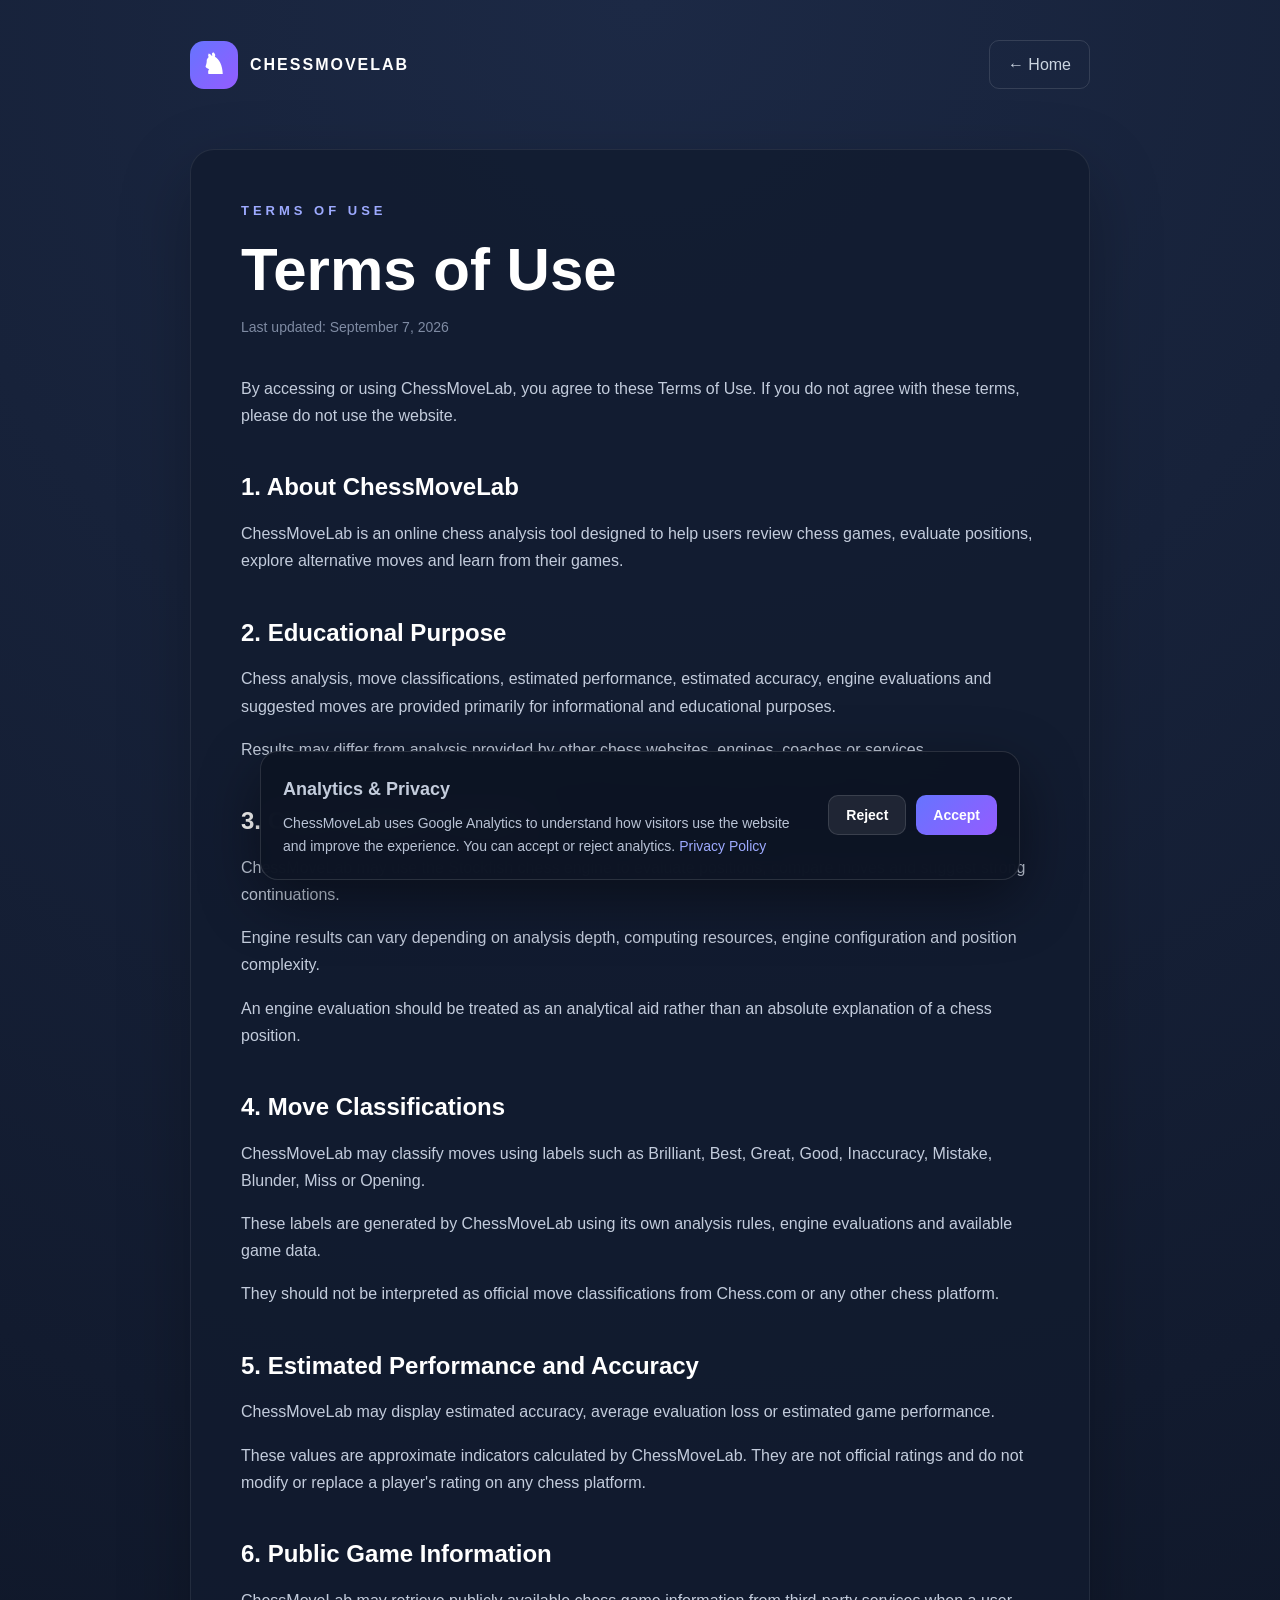
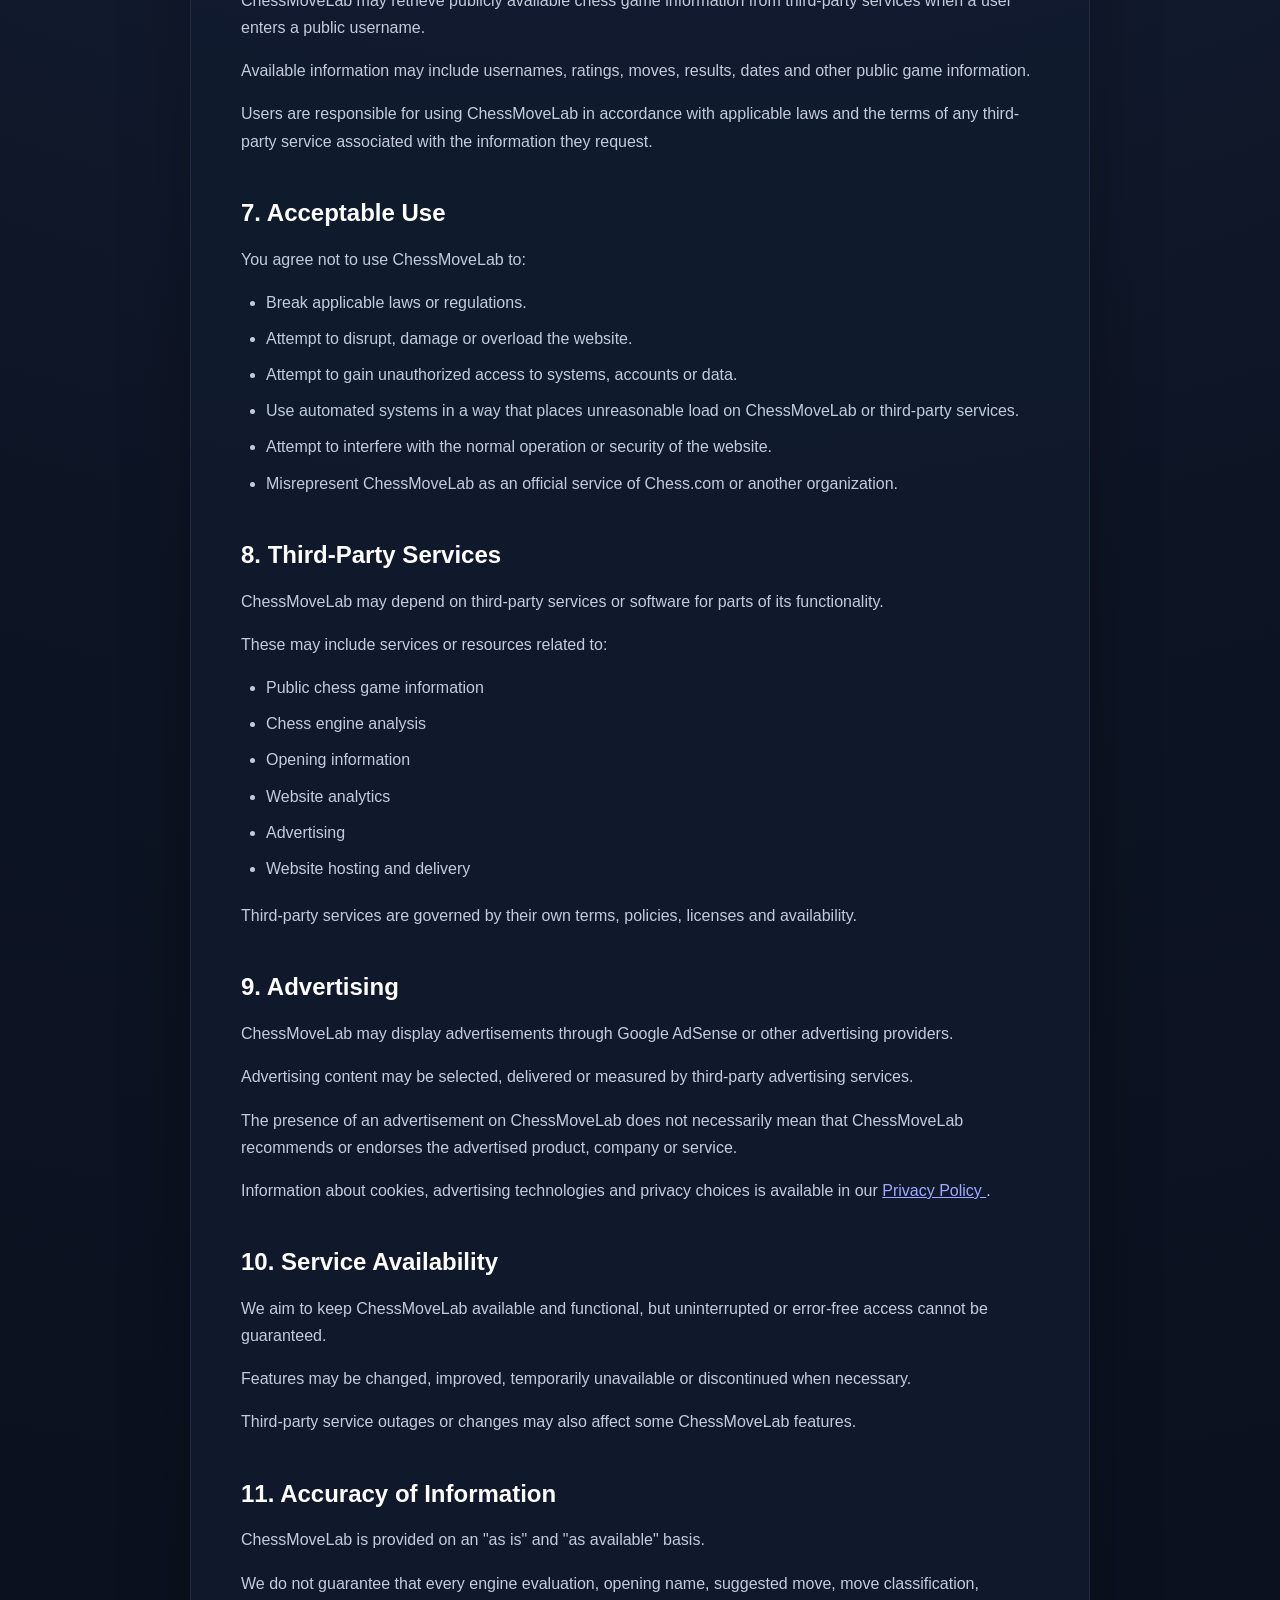
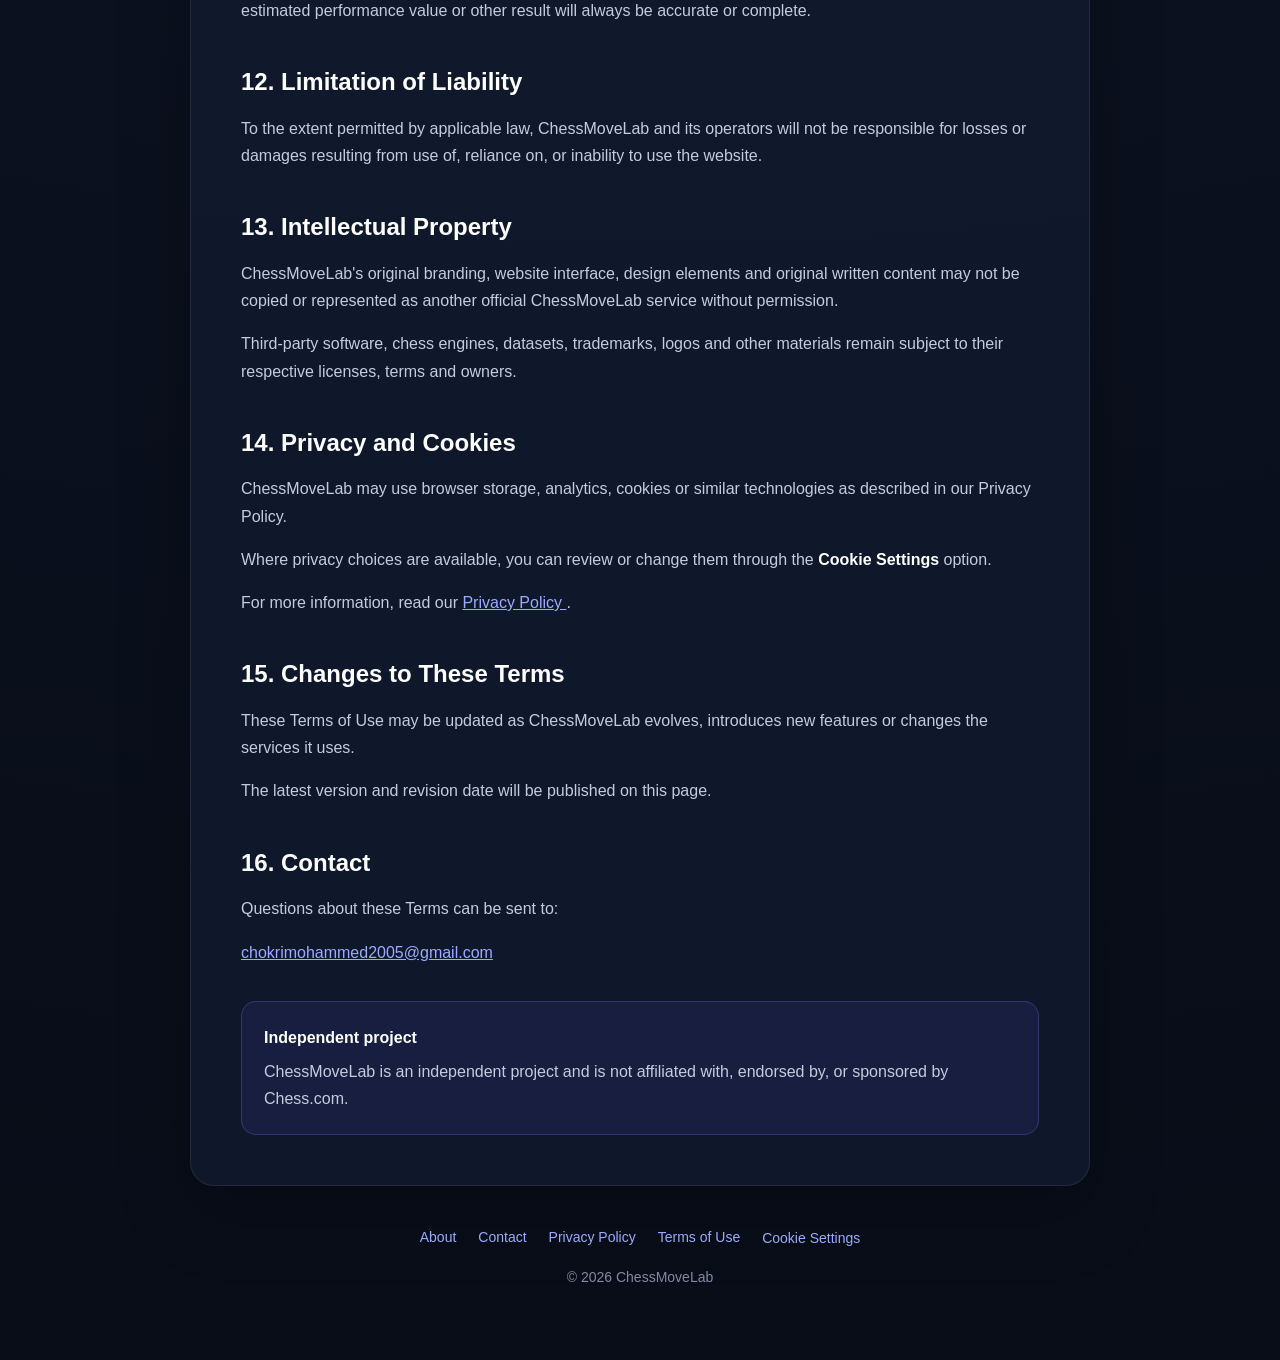
<file: terms.html>
<!DOCTYPE html>
<html lang="en">

<head>
    <meta charset="UTF-8">

    <meta
        name="viewport"
        content="width=device-width, initial-scale=1.0"
    >

    <title>Terms of Use | ChessMoveLab</title>

    <meta
        name="description"
        content="Read the ChessMoveLab Terms of Use for information about permitted use, chess analysis, third-party services, advertising and limitations."
    >

    <meta
        name="robots"
        content="index, follow"
    >

    <link
        rel="canonical"
        href="https://chessmovelab.pages.dev/terms.html"
    >

    <style>

        * {
            box-sizing: border-box;
            margin: 0;
            padding: 0;
        }

        body {
            min-height: 100vh;

            font-family:
                Arial,
                Helvetica,
                sans-serif;

            background:
                radial-gradient(
                    circle at top,
                    #1c2945 0%,
                    #0d1424 48%,
                    #080d18 100%
                );

            color: #ffffff;

            line-height: 1.7;
        }

        .container {
            width: min(900px, 92%);
            margin: auto;
            padding: 40px 0 70px;
        }

        .topbar {
            display: flex;
            justify-content: space-between;
            align-items: center;
            margin-bottom: 60px;
        }

        .brand {
            display: flex;
            align-items: center;
            gap: 12px;

            color: #ffffff;

            text-decoration: none;

            font-weight: 800;

            letter-spacing: 2px;
        }

        .logo {
            width: 48px;
            height: 48px;

            display: grid;
            place-items: center;

            border-radius: 14px;

            font-size: 28px;

            background:
                linear-gradient(
                    135deg,
                    #6674ff,
                    #945cff
                );
        }

        .home-link {
            text-decoration: none;

            color: #cbd5e1;

            border:
                1px solid
                rgba(
                    255,
                    255,
                    255,
                    0.12
                );

            padding: 10px 18px;

            border-radius: 10px;

            transition: 0.2s;
        }

        .home-link:hover {
            color: #ffffff;

            background:
                rgba(
                    255,
                    255,
                    255,
                    0.06
                );
        }

        .card {
            background:
                rgba(
                    18,
                    27,
                    47,
                    0.82
                );

            border:
                1px solid
                rgba(
                    255,
                    255,
                    255,
                    0.08
                );

            border-radius: 24px;

            padding: 50px;

            box-shadow:
                0 25px 70px
                rgba(
                    0,
                    0,
                    0,
                    0.25
                );
        }

        .small-title {
            color: #9daaff;

            font-size: 13px;

            font-weight: 800;

            letter-spacing: 4px;

            margin-bottom: 16px;
        }

        h1 {
            font-size:
                clamp(
                    38px,
                    6vw,
                    60px
                );

            line-height: 1.05;

            margin-bottom: 15px;
        }

        .updated {
            color: #7f8ba3;

            font-size: 14px;

            margin-bottom: 35px;
        }

        h2 {
            margin-top: 38px;

            margin-bottom: 12px;

            font-size: 24px;
        }

        p {
            color: #c3ccdc;

            font-size: 16px;

            margin-bottom: 16px;
        }

        ul {
            margin: 10px 0 20px 25px;

            color: #c3ccdc;
        }

        li {
            margin-bottom: 9px;
        }

        a {
            color: #9daaff;
        }

        strong {
            color: #ffffff;
        }

        .notice {
            margin-top: 35px;

            padding: 22px;

            border-radius: 15px;

            background:
                rgba(
                    113,
                    92,
                    255,
                    0.10
                );

            border:
                1px solid
                rgba(
                    133,
                    115,
                    255,
                    0.25
                );
        }

        .notice p {
            margin: 7px 0 0;
        }


        /* =========================
           FOOTER
        ========================== */

        footer {
            text-align: center;

            margin-top: 40px;

            color: #7f8ba3;

            font-size: 14px;
        }

        footer p {
            color: #7f8ba3;

            font-size: 14px;

            margin-bottom: 0;
        }

        .footer-links {
            display: flex;

            justify-content: center;

            align-items: center;

            flex-wrap: wrap;

            gap: 12px 22px;

            margin-bottom: 16px;
        }

        .footer-links a {
            color: #9daaff;

            text-decoration: none;

            font-size: 14px;

            transition:
                color 0.2s ease;
        }

        .footer-links a:hover {
            color: #ffffff;
        }

        .cookie-settings {
            border: 0;

            padding: 0;

            background: none;

            color: #9daaff;

            cursor: pointer;

            font-family: inherit;

            font-size: 14px;
        }

        .cookie-settings:hover {
            color: #ffffff;

            text-decoration: underline;
        }


        @media (max-width: 650px) {

            .container {
                padding-top: 22px;
            }

            .topbar {
                margin-bottom: 30px;
            }

            .brand span:last-child {
                font-size: 13px;
            }

            .home-link {
                padding: 8px 12px;

                font-size: 14px;
            }

            .card {
                padding: 28px 22px;
            }

            .footer-links {
                gap: 10px 16px;
            }

        }

    </style>

</head>


<body>

    <div class="container">

        <header class="topbar">

            <a
                class="brand"
                href="index.html"
            >

                <span class="logo">
                    ♞
                </span>

                <span>
                    CHESSMOVELAB
                </span>

            </a>


            <a
                class="home-link"
                href="index.html"
            >
                ← Home
            </a>

        </header>


        <main class="card">

            <p class="small-title">
                TERMS OF USE
            </p>


            <h1>
                Terms of Use
            </h1>


            <p class="updated">
                Last updated: September 7, 2026
            </p>


            <p>
                By accessing or using ChessMoveLab, you agree to these
                Terms of Use. If you do not agree with these terms,
                please do not use the website.
            </p>


            <!-- =========================
                 ABOUT
            ========================== -->

            <h2>
                1. About ChessMoveLab
            </h2>

            <p>
                ChessMoveLab is an online chess analysis tool designed
                to help users review chess games, evaluate positions,
                explore alternative moves and learn from their games.
            </p>


            <!-- =========================
                 EDUCATIONAL PURPOSE
            ========================== -->

            <h2>
                2. Educational Purpose
            </h2>

            <p>
                Chess analysis, move classifications, estimated performance,
                estimated accuracy, engine evaluations and suggested moves
                are provided primarily for informational and educational purposes.
            </p>

            <p>
                Results may differ from analysis provided by other chess
                websites, engines, coaches or services.
            </p>


            <!-- =========================
                 STOCKFISH
            ========================== -->

            <h2>
                3. Chess Engine Analysis
            </h2>

            <p>
                ChessMoveLab may use the Stockfish chess engine to evaluate
                positions, compare moves and suggest strong continuations.
            </p>

            <p>
                Engine results can vary depending on analysis depth,
                computing resources, engine configuration and position complexity.
            </p>

            <p>
                An engine evaluation should be treated as an analytical aid
                rather than an absolute explanation of a chess position.
            </p>


            <!-- =========================
                 CLASSIFICATIONS
            ========================== -->

            <h2>
                4. Move Classifications
            </h2>

            <p>
                ChessMoveLab may classify moves using labels such as
                Brilliant, Best, Great, Good, Inaccuracy, Mistake,
                Blunder, Miss or Opening.
            </p>

            <p>
                These labels are generated by ChessMoveLab using its own
                analysis rules, engine evaluations and available game data.
            </p>

            <p>
                They should not be interpreted as official move classifications
                from Chess.com or any other chess platform.
            </p>


            <!-- =========================
                 ESTIMATED PERFORMANCE
            ========================== -->

            <h2>
                5. Estimated Performance and Accuracy
            </h2>

            <p>
                ChessMoveLab may display estimated accuracy, average evaluation
                loss or estimated game performance.
            </p>

            <p>
                These values are approximate indicators calculated by
                ChessMoveLab. They are not official ratings and do not modify
                or replace a player's rating on any chess platform.
            </p>


            <!-- =========================
                 PUBLIC DATA
            ========================== -->

            <h2>
                6. Public Game Information
            </h2>

            <p>
                ChessMoveLab may retrieve publicly available chess game
                information from third-party services when a user enters
                a public username.
            </p>

            <p>
                Available information may include usernames, ratings,
                moves, results, dates and other public game information.
            </p>

            <p>
                Users are responsible for using ChessMoveLab in accordance
                with applicable laws and the terms of any third-party service
                associated with the information they request.
            </p>


            <!-- =========================
                 ACCEPTABLE USE
            ========================== -->

            <h2>
                7. Acceptable Use
            </h2>

            <p>
                You agree not to use ChessMoveLab to:
            </p>

            <ul>

                <li>
                    Break applicable laws or regulations.
                </li>

                <li>
                    Attempt to disrupt, damage or overload the website.
                </li>

                <li>
                    Attempt to gain unauthorized access to systems,
                    accounts or data.
                </li>

                <li>
                    Use automated systems in a way that places unreasonable
                    load on ChessMoveLab or third-party services.
                </li>

                <li>
                    Attempt to interfere with the normal operation
                    or security of the website.
                </li>

                <li>
                    Misrepresent ChessMoveLab as an official service
                    of Chess.com or another organization.
                </li>

            </ul>


            <!-- =========================
                 THIRD PARTY SERVICES
            ========================== -->

            <h2>
                8. Third-Party Services
            </h2>

            <p>
                ChessMoveLab may depend on third-party services or software
                for parts of its functionality.
            </p>

            <p>
                These may include services or resources related to:
            </p>

            <ul>

                <li>
                    Public chess game information
                </li>

                <li>
                    Chess engine analysis
                </li>

                <li>
                    Opening information
                </li>

                <li>
                    Website analytics
                </li>

                <li>
                    Advertising
                </li>

                <li>
                    Website hosting and delivery
                </li>

            </ul>

            <p>
                Third-party services are governed by their own terms,
                policies, licenses and availability.
            </p>


            <!-- =========================
                 ADVERTISING
            ========================== -->

            <h2>
                9. Advertising
            </h2>

            <p>
                ChessMoveLab may display advertisements through Google AdSense
                or other advertising providers.
            </p>

            <p>
                Advertising content may be selected, delivered or measured
                by third-party advertising services.
            </p>

            <p>
                The presence of an advertisement on ChessMoveLab does not
                necessarily mean that ChessMoveLab recommends or endorses
                the advertised product, company or service.
            </p>

            <p>
                Information about cookies, advertising technologies and
                privacy choices is available in our
                <a href="privacy.html">
                    Privacy Policy
                </a>.
            </p>


            <!-- =========================
                 SERVICE AVAILABILITY
            ========================== -->

            <h2>
                10. Service Availability
            </h2>

            <p>
                We aim to keep ChessMoveLab available and functional,
                but uninterrupted or error-free access cannot be guaranteed.
            </p>

            <p>
                Features may be changed, improved, temporarily unavailable
                or discontinued when necessary.
            </p>

            <p>
                Third-party service outages or changes may also affect
                some ChessMoveLab features.
            </p>


            <!-- =========================
                 ACCURACY
            ========================== -->

            <h2>
                11. Accuracy of Information
            </h2>

            <p>
                ChessMoveLab is provided on an "as is" and
                "as available" basis.
            </p>

            <p>
                We do not guarantee that every engine evaluation,
                opening name, suggested move, move classification,
                estimated performance value or other result will
                always be accurate or complete.
            </p>


            <!-- =========================
                 LIABILITY
            ========================== -->

            <h2>
                12. Limitation of Liability
            </h2>

            <p>
                To the extent permitted by applicable law, ChessMoveLab
                and its operators will not be responsible for losses or
                damages resulting from use of, reliance on, or inability
                to use the website.
            </p>


            <!-- =========================
                 INTELLECTUAL PROPERTY
            ========================== -->

            <h2>
                13. Intellectual Property
            </h2>

            <p>
                ChessMoveLab's original branding, website interface,
                design elements and original written content may not
                be copied or represented as another official ChessMoveLab
                service without permission.
            </p>

            <p>
                Third-party software, chess engines, datasets, trademarks,
                logos and other materials remain subject to their respective
                licenses, terms and owners.
            </p>


            <!-- =========================
                 PRIVACY
            ========================== -->

            <h2>
                14. Privacy and Cookies
            </h2>

            <p>
                ChessMoveLab may use browser storage, analytics,
                cookies or similar technologies as described in our
                Privacy Policy.
            </p>

            <p>
                Where privacy choices are available, you can review
                or change them through the
                <strong>Cookie Settings</strong> option.
            </p>

            <p>
                For more information, read our
                <a href="privacy.html">
                    Privacy Policy
                </a>.
            </p>


            <!-- =========================
                 CHANGES
            ========================== -->

            <h2>
                15. Changes to These Terms
            </h2>

            <p>
                These Terms of Use may be updated as ChessMoveLab evolves,
                introduces new features or changes the services it uses.
            </p>

            <p>
                The latest version and revision date will be published
                on this page.
            </p>


            <!-- =========================
                 CONTACT
            ========================== -->

            <h2>
                16. Contact
            </h2>

            <p>
                Questions about these Terms can be sent to:
            </p>

            <p>

                <a
                    href="mailto:chokrimohammed2005@gmail.com"
                >
                    chokrimohammed2005@gmail.com
                </a>

            </p>


            <!-- =========================
                 DISCLAIMER
            ========================== -->

            <div class="notice">

                <strong>
                    Independent project
                </strong>

                <p>
                    ChessMoveLab is an independent project and is not affiliated
                    with, endorsed by, or sponsored by Chess.com.
                </p>

            </div>

        </main>


        <footer>

            <nav
                class="footer-links"
                aria-label="Footer navigation"
            >

                <a href="about.html">
                    About
                </a>

                <a href="contact.html">
                    Contact
                </a>

                <a href="privacy.html">
                    Privacy Policy
                </a>

                <a href="terms.html">
                    Terms of Use
                </a>

                <button
                    class="cookie-settings"
                    type="button"
                    onclick="openCookieSettings()"
                >
                    Cookie Settings
                </button>

            </nav>


            <p>
                © 2026 ChessMoveLab
            </p>

        </footer>

    </div>


    <!-- COOKIE / ANALYTICS CONSENT -->

    <script src="consent.js"></script>

</body>

</html>
</file>
<file: style.css>
* {
    box-sizing: border-box;
}

body {
    margin: 0;

    min-height: 100vh;

    font-family: Arial, sans-serif;

    background:
        radial-gradient(
            circle at top,
            #26314d 0%,
            #111827 45%,
            #070b12 100%
        );

    color: white;

    display: flex;
    align-items: center;
    justify-content: center;

    padding: 20px;
}

.hero {
    width: min(100%, 760px);

    text-align: center;
}

.logo-box {
    width: 90px;
    height: 90px;

    margin: 0 auto 20px;

    display: flex;
    align-items: center;
    justify-content: center;

    border-radius: 24px;

    background:
        linear-gradient(
            135deg,
            #7c8cff,
            #8d62ff
        );

    font-size: 58px;

    box-shadow:
        0 15px 35px rgba(90, 100, 255, 0.35);
}

.small-title {
    margin: 0 0 12px;

    color: #9ca8c7;

    font-size: 12px;
    font-weight: 800;

    letter-spacing: 3px;
}

h1 {
    margin: 0;

    font-size: clamp(
        38px,
        7vw,
        64px
    );

    line-height: 1.05;

    letter-spacing: -2px;
}

.description {
    max-width: 600px;

    margin: 20px auto 30px;

    color: #aeb6ca;

    font-size: 17px;

    line-height: 1.6;
}

.search-card {
    width: min(100%, 560px);

    margin: 0 auto;

    padding: 26px;

    text-align: left;

    background:
        linear-gradient(
            145deg,
            #171d2e,
            #0d1220
        );

    border:
        1px solid rgba(255,255,255,0.08);

    border-radius: 22px;

    box-shadow:
        0 20px 50px rgba(0,0,0,0.35);
}

.search-card label {
    display: block;

    margin-bottom: 9px;

    color: #d7dcef;

    font-size: 14px;
    font-weight: bold;
}

#username {
    width: 100%;

    height: 52px;

    padding: 0 15px;

    border:
        1px solid rgba(255,255,255,0.12);

    border-radius: 12px;

    outline: none;

    background: #0c1120;

    color: white;

    font-size: 16px;
}

#username::placeholder {
    color: #6f7890;
}

#username:focus {
    border-color: #7c8cff;

    box-shadow:
        0 0 0 3px rgba(124,140,255,0.15);
}

#searchBtn {
    width: 100%;

    margin-top: 14px;

    padding: 14px;

    border: none;

    border-radius: 12px;

    background:
        linear-gradient(
            135deg,
            #6675ff,
            #8d62ff
        );

    color: white;

    font-size: 16px;
    font-weight: 800;

    cursor: pointer;

    transition: 0.2s;
}

#searchBtn:hover {
    transform: translateY(-2px);

    box-shadow:
        0 10px 25px rgba(103,117,255,0.3);
}

#message {
    min-height: 20px;

    margin: 14px 0 0;

    text-align: center;

    color: #ffb7b7;

    font-size: 14px;
}

@media (max-width: 600px) {

    body {
        padding: 14px;
    }

    .logo-box {
        width: 74px;
        height: 74px;

        font-size: 48px;
    }

    h1 {
        font-size: 40px;
    }

    .description {
        font-size: 15px;
    }

    .search-card {
        padding: 18px;

        border-radius: 18px;
    }
}
/* =========================
   GAMES SECTION
========================= */

.games-section {
    width: min(100%, 760px);
    margin: 45px auto 0;
    text-align: left;
}

.games-section[hidden] {
    display: none;
}

.section-header {
    display: flex;
    align-items: end;
    justify-content: space-between;
    gap: 20px;
    margin-bottom: 16px;
}

.section-header h2 {
    margin: 4px 0 0;
    font-size: 28px;
}

#gamesCount {
    color: #8f98b2;
    font-size: 14px;
}


/* =========================
   GAME CARDS
========================= */

.games-list {
    display: grid;
    gap: 12px;
}

.game-result-card {
    padding: 18px;

    background:
        linear-gradient(
            145deg,
            #171d2e,
            #0d1220
        );

    border:
        1px solid rgba(255,255,255,0.08);

    border-radius: 16px;

    box-shadow:
        0 10px 25px rgba(0,0,0,0.22);
}

.game-main-info {
    display: flex;
    align-items: center;
    justify-content: space-between;
    gap: 20px;
}

.game-result-card h3 {
    margin: 10px 0 8px;
    font-size: 20px;
}

.game-result-card p {
    margin: 5px 0;
    color: #aab2c7;
    font-size: 14px;
}


/* =========================
   RESULT BADGES
========================= */

.game-result {
    display: inline-block;

    padding: 5px 10px;

    border-radius: 8px;

    font-size: 12px;
    font-weight: 800;

    text-transform: uppercase;
}

.game-result.win {
    color: #8df0a4;
    background: rgba(55, 190, 90, 0.14);
}

.game-result.loss {
    color: #ff9c9c;
    background: rgba(220, 70, 70, 0.14);
}

.game-result.draw {
    color: #ffd589;
    background: rgba(220, 165, 60, 0.14);
}

.game-meta {
    color: #78829d !important;
}


/* =========================
   ANALYZE BUTTON
========================= */

.analyze-btn {
    flex-shrink: 0;

    padding: 12px 20px;

    border: none;

    border-radius: 10px;

    background:
        linear-gradient(
            135deg,
            #6675ff,
            #8d62ff
        );

    color: white;

    font-size: 14px;
    font-weight: 800;

    cursor: pointer;

    transition: 0.2s;
}

.analyze-btn:hover {
    transform: translateY(-2px);

    box-shadow:
        0 8px 20px rgba(103,117,255,0.3);
}


/* =========================
   MOBILE
========================= */

@media (max-width: 600px) {

    .section-header {
        align-items: flex-start;
        flex-direction: column;
        gap: 5px;
    }

    .section-header h2 {
        font-size: 23px;
    }

    .game-main-info {
        align-items: stretch;
        flex-direction: column;
    }

    .analyze-btn {
        width: 100%;
    }
}
</file>
